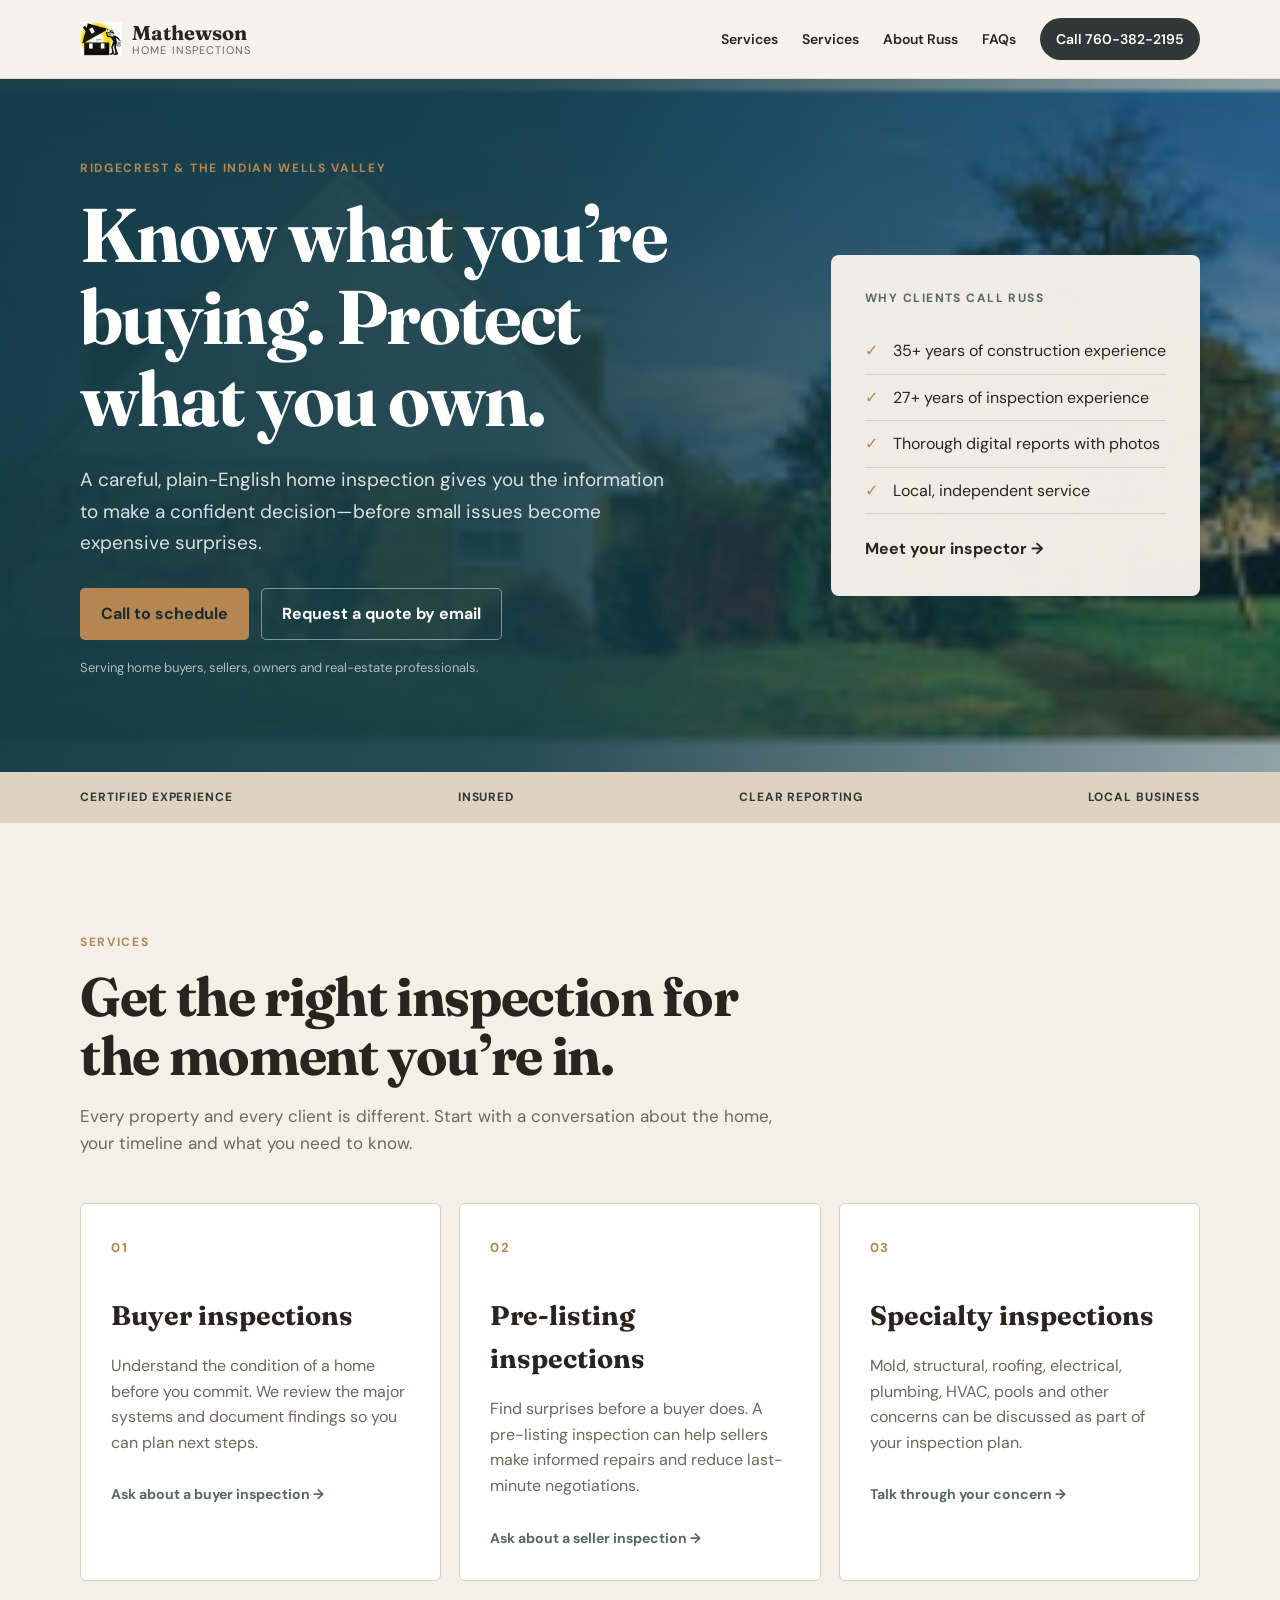
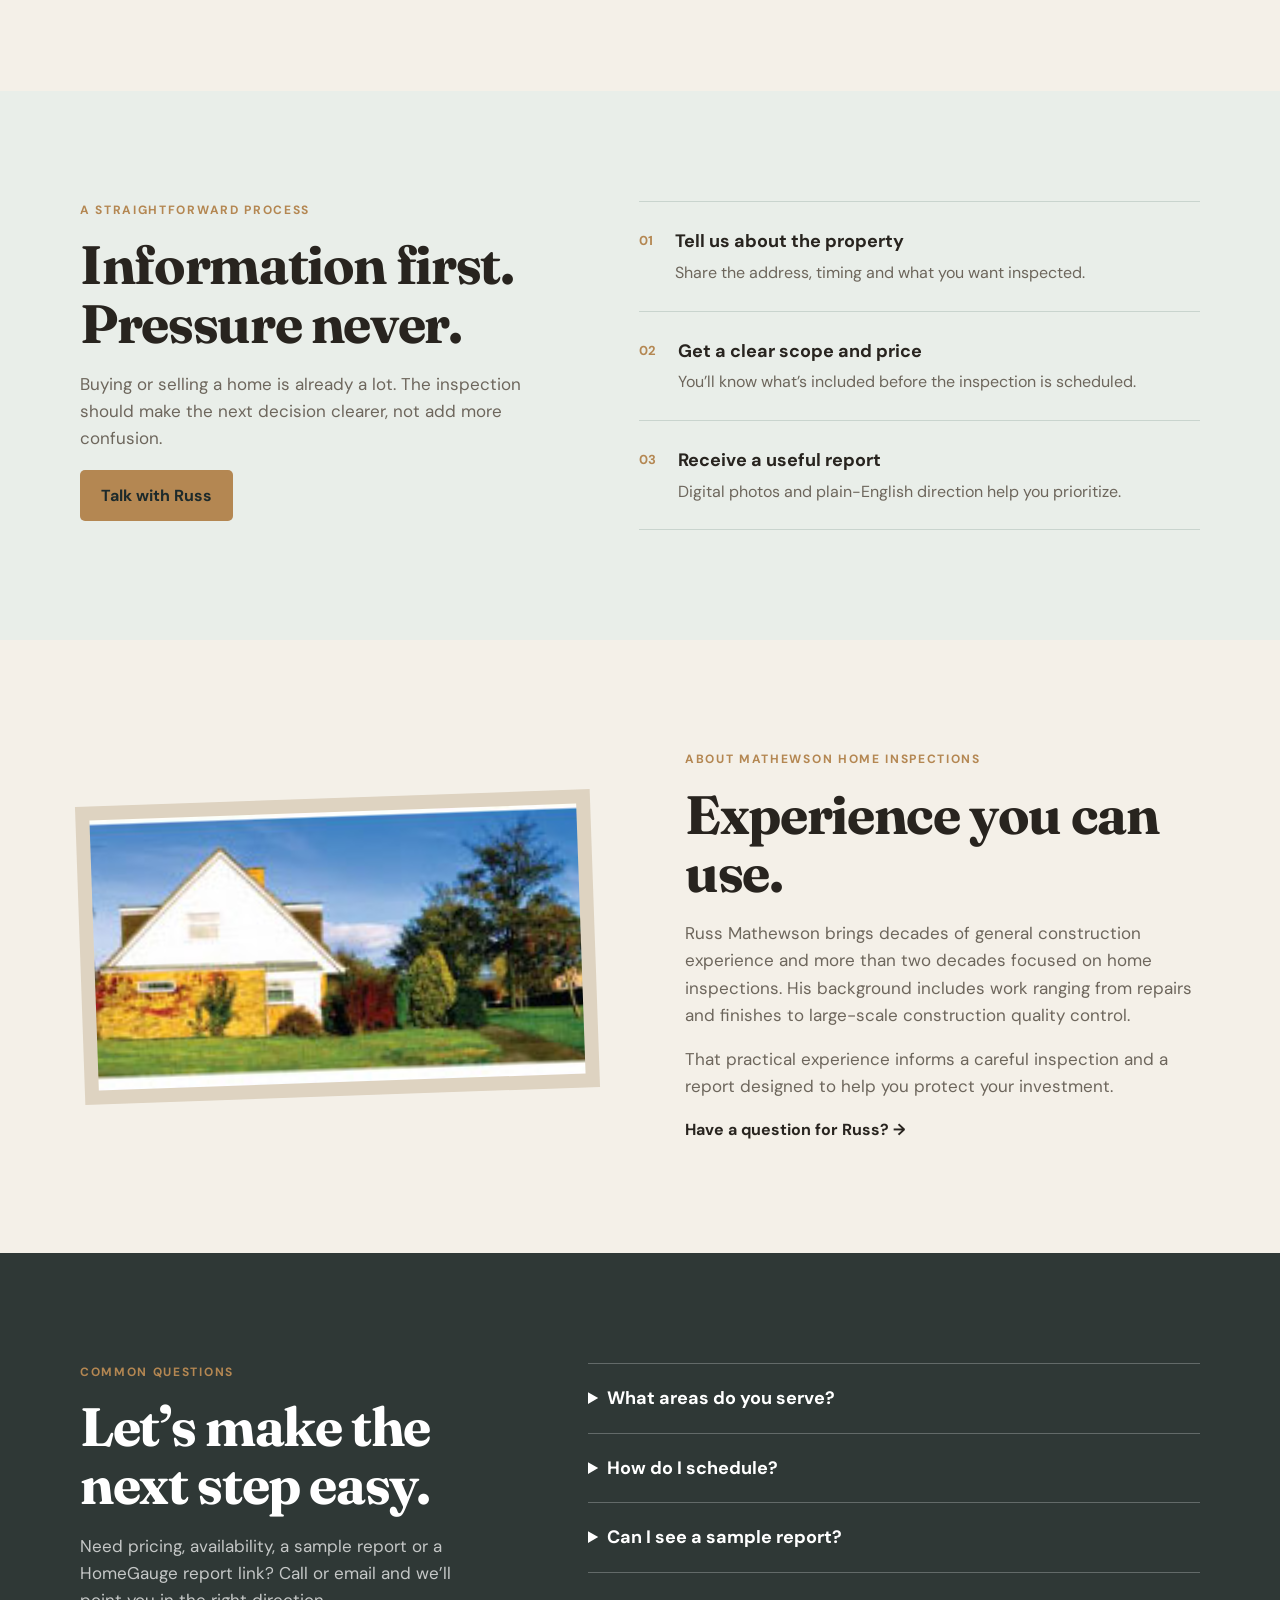
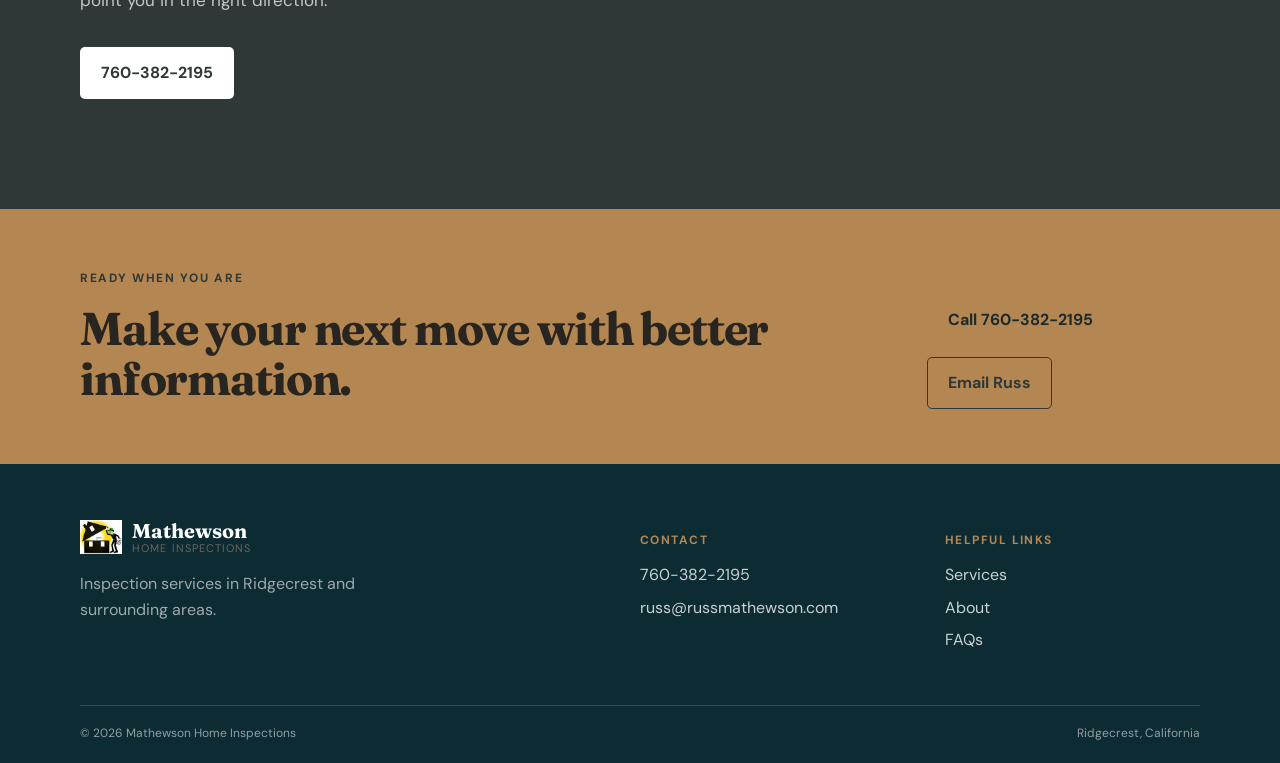
<file: index.html>
<!doctype html>
<html lang="en">
<head>
  <meta charset="utf-8">
  <meta name="viewport" content="width=device-width, initial-scale=1">
  <title>Mathewson Home Inspections | Ridgecrest, CA</title>
  <meta name="description" content="Thorough home inspections in Ridgecrest and the Indian Wells Valley. Call Russ Mathewson at 760-382-2195 to schedule an inspection or request a quote.">
  <meta name="theme-color" content="#123b46">
  <link rel="preconnect" href="https://fonts.googleapis.com">
  <link rel="preconnect" href="https://fonts.gstatic.com" crossorigin>
  <link href="https://fonts.googleapis.com/css2?family=DM+Sans:wght@400;500;600;700&family=Fraunces:opsz,wght@9..144,600;9..144,700&display=swap" rel="stylesheet">
  <link rel="stylesheet" href="styles.css">
  <script type="application/ld+json">
  {
    "@context":"https://schema.org",
    "@type":"HomeInspectionService",
    "name":"Mathewson Home Inspections",
    "url":"https://www.russmathewson.com/",
    "telephone":"+1-760-382-2195",
    "email":"russ@russmathewson.com",
    "areaServed":["Ridgecrest","Indian Wells Valley"],
    "priceRange":"$$"
  }
  </script>
</head>
<body>
  <a class="skip-link" href="#main">Skip to content</a>
  <header class="site-header">
    <div class="container nav-wrap">
      <a class="brand" href="index.html" aria-label="Mathewson Home Inspections home">
        <img src="assets/logo.gif" alt="Mathewson Home Inspections logo">
        <span><strong>Mathewson</strong><small>Home Inspections</small></span>
      </a>
      <button class="menu-toggle" aria-expanded="false" aria-controls="primary-nav">Menu</button>
      <nav id="primary-nav" class="nav" aria-label="Primary navigation">
        <a href="services.html">Services</a><a href="services.html">Services</a><a href="about.html">About Russ</a><a href="contact.html#faq">FAQs</a>
        <a class="nav-cta" href="tel:+17603822195">Call 760-382-2195</a>
      </nav>
    </div>
  </header>

  <main id="main">
    <section id="top" class="hero">
      <div class="hero-image" aria-hidden="true"></div>
      <div class="container hero-grid">
        <div class="hero-copy">
          <p class="eyebrow">Ridgecrest &amp; the Indian Wells Valley</p>
          <h1>Know what you’re buying. Protect what you own.</h1>
          <p class="lede">A careful, plain-English home inspection gives you the information to make a confident decision—before small issues become expensive surprises.</p>
          <div class="button-row"><a class="button button-primary" href="tel:+17603822195">Call to schedule</a><a class="button button-quiet" href="mailto:russ@russmathewson.com?subject=Inspection%20request">Request a quote by email</a></div>
          <p class="microcopy">Serving home buyers, sellers, owners and real-estate professionals.</p>
        </div>
        <aside class="hero-card" aria-label="Inspection highlights">
          <p class="card-label">Why clients call Russ</p>
          <ul class="check-list"><li>35+ years of construction experience</li><li>27+ years of inspection experience</li><li>Thorough digital reports with photos</li><li>Local, independent service</li></ul>
          <a class="text-link" href="about.html">Meet your inspector <span aria-hidden="true">→</span></a>
        </aside>
      </div>
    </section>

    <section class="trust-strip"><div class="container trust-items"><span>Certified experience</span><span>Insured</span><span>Clear reporting</span><span>Local business</span></div></section>

    <section id="services" class="section"><div class="container">
      <div class="section-heading"><p class="eyebrow">Services</p><h2>Get the right inspection for the moment you’re in.</h2><p>Every property and every client is different. Start with a conversation about the home, your timeline and what you need to know.</p></div>
      <div class="service-grid">
        <article class="service-card"><span class="number">01</span><h3>Buyer inspections</h3><p>Understand the condition of a home before you commit. We review the major systems and document findings so you can plan next steps.</p><a href="buying.html">Ask about a buyer inspection →</a></article>
        <article class="service-card"><span class="number">02</span><h3>Pre-listing inspections</h3><p>Find surprises before a buyer does. A pre-listing inspection can help sellers make informed repairs and reduce last-minute negotiations.</p><a href="selling.html">Ask about a seller inspection →</a></article>
        <article class="service-card"><span class="number">03</span><h3>Specialty inspections</h3><p>Mold, structural, roofing, electrical, plumbing, HVAC, pools and other concerns can be discussed as part of your inspection plan.</p><a href="services.html#specialty">Talk through your concern →</a></article>
      </div>
    </div></section>

    <section id="process" class="section section-tint"><div class="container split"><div><p class="eyebrow">A straightforward process</p><h2>Information first. Pressure never.</h2><p>Buying or selling a home is already a lot. The inspection should make the next decision clearer, not add more confusion.</p><a class="button button-primary" href="tel:+17603822195">Talk with Russ</a></div><ol class="steps"><li><b>01</b><div><h3>Tell us about the property</h3><p>Share the address, timing and what you want inspected.</p></div></li><li><b>02</b><div><h3>Get a clear scope and price</h3><p>You’ll know what’s included before the inspection is scheduled.</p></div></li><li><b>03</b><div><h3>Receive a useful report</h3><p>Digital photos and plain-English direction help you prioritize.</p></div></li></ol></div></section>

    <section id="about" class="section"><div class="container about-grid"><div class="about-photo"><img src="assets/header.jpg" alt="Homes in the Ridgecrest area"></div><div><p class="eyebrow">About Mathewson Home Inspections</p><h2>Experience you can use.</h2><p>Russ Mathewson brings decades of general construction experience and more than two decades focused on home inspections. His background includes work ranging from repairs and finishes to large-scale construction quality control.</p><p>That practical experience informs a careful inspection and a report designed to help you protect your investment.</p><a class="text-link" href="about.html">Have a question for Russ? <span aria-hidden="true">→</span></a></div></div></section>

    <section id="faq" class="section section-dark"><div class="container faq-grid"><div><p class="eyebrow">Common questions</p><h2>Let’s make the next step easy.</h2><p>Need pricing, availability, a sample report or a HomeGauge report link? Call or email and we’ll point you in the right direction.</p><a class="button button-light" href="tel:+17603822195">760-382-2195</a></div><div class="faq-list"><details><summary>What areas do you serve?</summary><p>Mathewson Home Inspections serves Ridgecrest and surrounding communities in the Indian Wells Valley. Confirm your property location when you call.</p></details><details><summary>How do I schedule?</summary><p>Call 760-382-2195 or email russ@russmathewson.com with the property address and your preferred timing.</p></details><details><summary>Can I see a sample report?</summary><p>Yes. Ask for a sample report when you contact us so you can see how findings are organized.</p></details></div></div></section>

    <section class="final-cta"><div class="container final-cta-inner"><div><p class="eyebrow">Ready when you are</p><h2>Make your next move with better information.</h2></div><div class="button-row"><a class="button button-primary" href="tel:+17603822195">Call 760-382-2195</a><a class="button button-outline" href="mailto:russ@russmathewson.com">Email Russ</a></div></div></section>
  </main>
  <footer class="site-footer"><div class="container footer-grid"><div><a class="brand brand-footer" href="index.html"><img src="assets/logo.gif" alt=""><span><strong>Mathewson</strong><small>Home Inspections</small></span></a><p>Inspection services in Ridgecrest and surrounding areas.</p></div><div><p class="footer-label">Contact</p><a href="tel:+17603822195">760-382-2195</a><a href="mailto:russ@russmathewson.com">russ@russmathewson.com</a></div><div><p class="footer-label">Helpful links</p><a href="services.html">Services</a><a href="about.html">About</a><a href="contact.html#faq">FAQs</a></div></div><div class="container footer-bottom"><span>© <span id="year"></span> Mathewson Home Inspections</span><span>Ridgecrest, California</span></div></footer>
  <script src="script.js"></script>
</body>
</html>
</file>
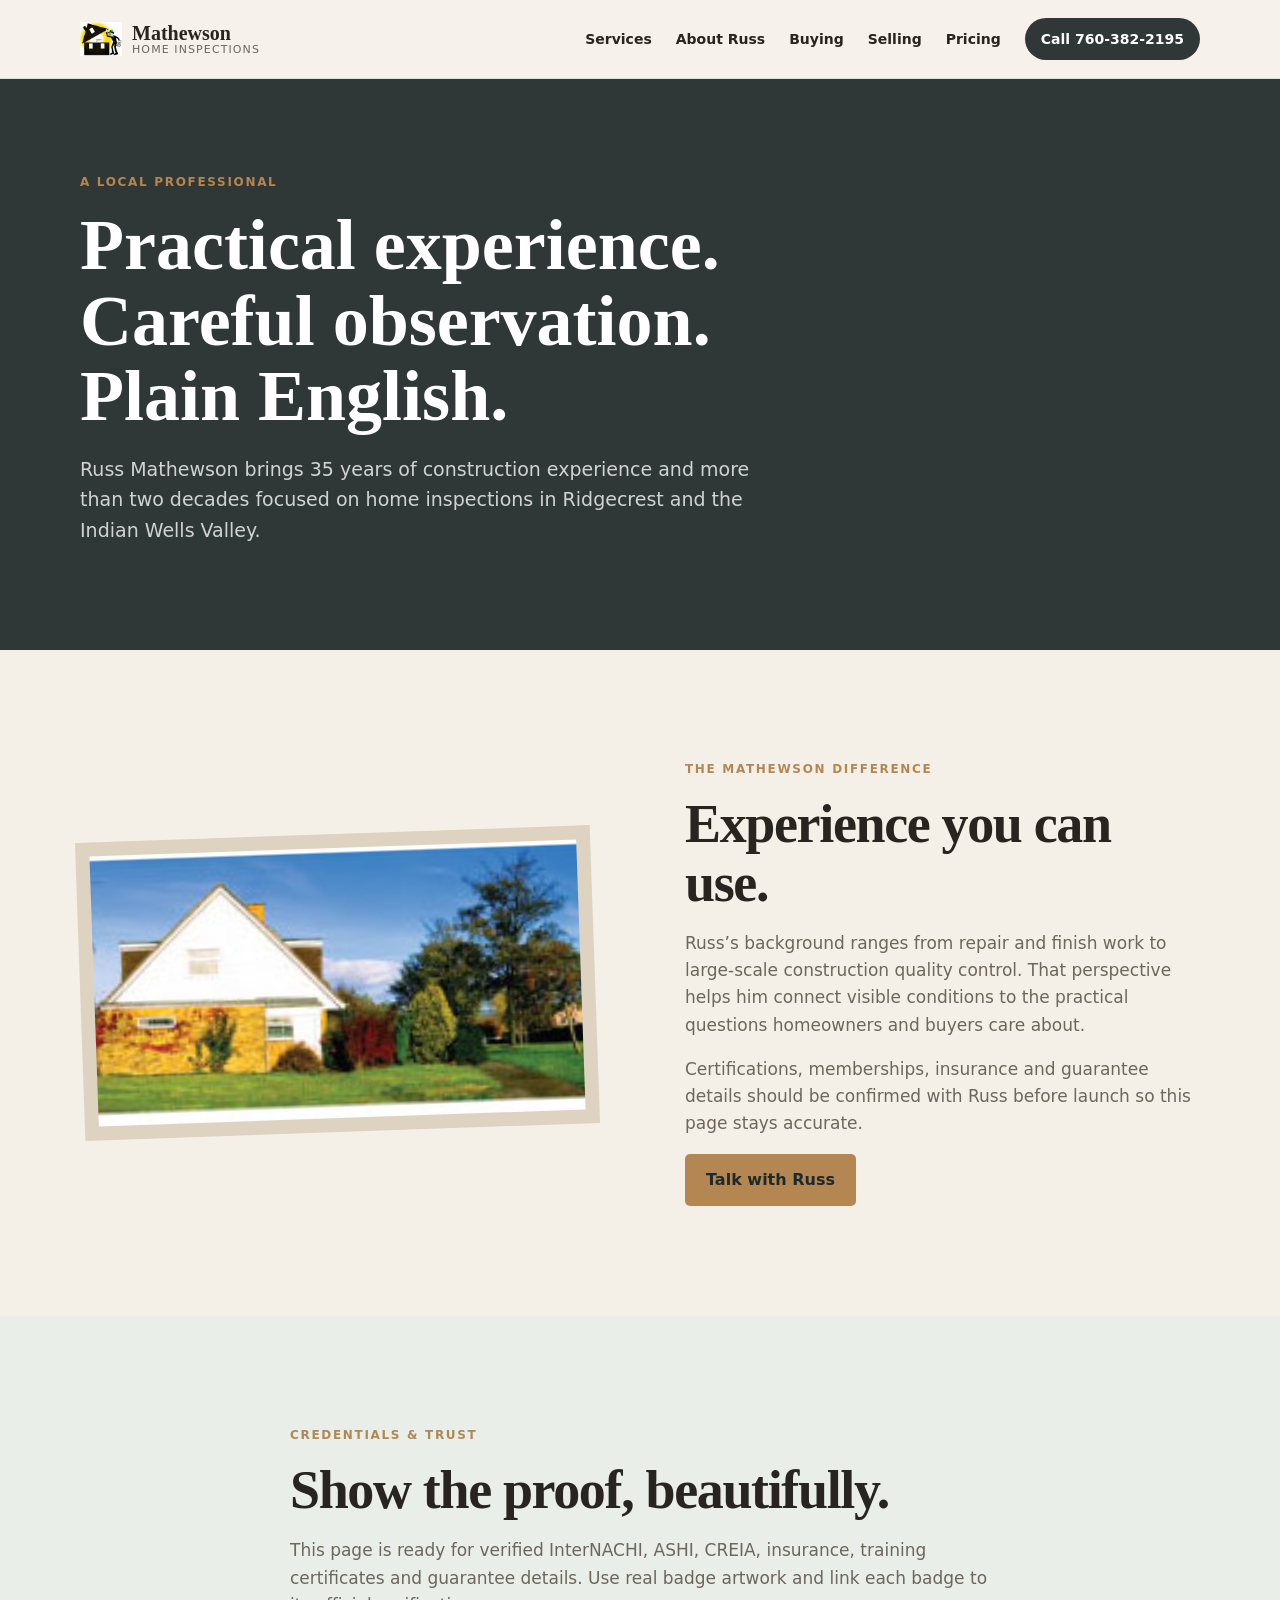
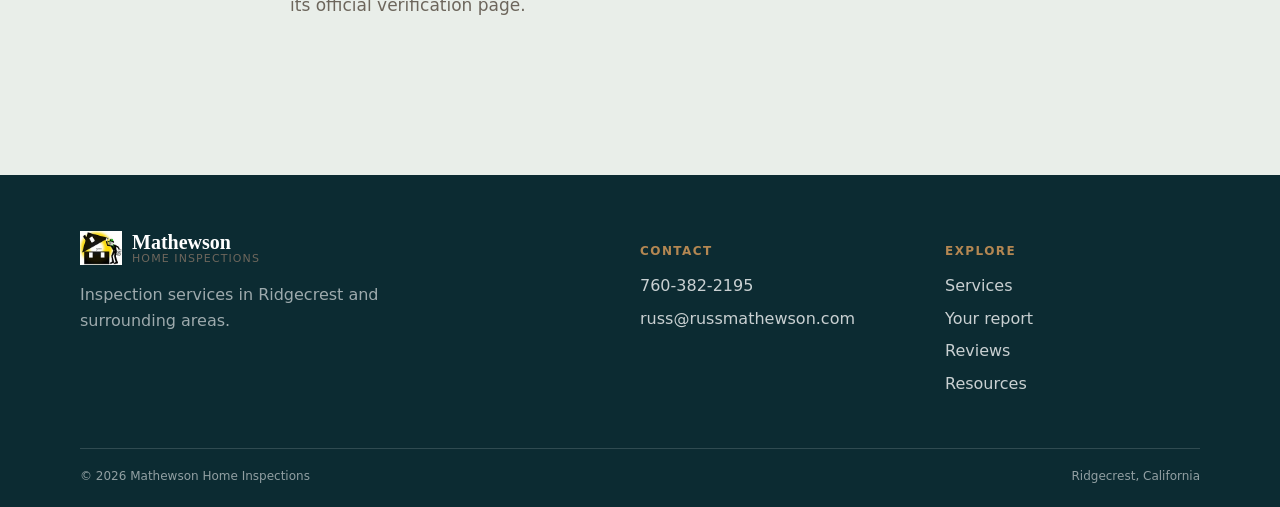
<file: about.html>
<!doctype html><html lang="en"><head><meta charset="utf-8"><meta name="viewport" content="width=device-width, initial-scale=1"><title>About Russ | Mathewson Home Inspections</title><meta name="description" content="Russ Mathewson brings 35 years of construction experience and more than two decades focused on home inspections in Ridgecrest and the Indian Wells Valley."><link rel="stylesheet" href="styles.css"></head><body><a class="skip-link" href="#main">Skip to content</a><header class="site-header"><div class="container nav-wrap"><a class="brand" href="index.html"><img src="assets/logo.gif" alt="Mathewson Home Inspections logo"><span><strong>Mathewson</strong><small>Home Inspections</small></span></a><button class="menu-toggle" aria-expanded="false" aria-controls="primary-nav">Menu</button><nav id="primary-nav" class="nav" aria-label="Primary navigation"><a href="services.html">Services</a><a href="about.html">About Russ</a><a href="buying.html">Buying</a><a href="selling.html">Selling</a><a href="pricing.html">Pricing</a><a class="nav-cta" href="contact.html">Call 760-382-2195</a></nav></div></header><main id="main"><section class="page-hero"><div class="container"><p class="eyebrow">A local professional</p><h1>Practical experience. Careful observation. Plain English.</h1><p>Russ Mathewson brings 35 years of construction experience and more than two decades focused on home inspections in Ridgecrest and the Indian Wells Valley.</p></div></section><section class="section"><div class="container about-grid"><div class="about-photo"><img src="assets/header.jpg" alt="Homes in the Ridgecrest area"></div><div><p class="eyebrow">The Mathewson difference</p><h2>Experience you can use.</h2><p>Russ’s background ranges from repair and finish work to large-scale construction quality control. That perspective helps him connect visible conditions to the practical questions homeowners and buyers care about.</p><p>Certifications, memberships, insurance and guarantee details should be confirmed with Russ before launch so this page stays accurate.</p><a class="button button-primary" href="contact.html">Talk with Russ</a></div></div></section><section class="section section-tint"><div class="container section-heading"><p class="eyebrow">Credentials &amp; trust</p><h2>Show the proof, beautifully.</h2><p>This page is ready for verified InterNACHI, ASHI, CREIA, insurance, training certificates and guarantee details. Use real badge artwork and link each badge to its official verification page.</p></div></section></main><footer class="site-footer"><div class="container footer-grid"><div><a class="brand brand-footer" href="index.html"><img src="assets/logo.gif" alt=""><span><strong>Mathewson</strong><small>Home Inspections</small></span></a><p>Inspection services in Ridgecrest and surrounding areas.</p></div><div><p class="footer-label">Contact</p><a href="tel:+17603822195">760-382-2195</a><a href="mailto:russ@russmathewson.com">russ@russmathewson.com</a></div><div><p class="footer-label">Explore</p><a href="services.html">Services</a><a href="reports.html">Your report</a><a href="reviews.html">Reviews</a><a href="resources.html">Resources</a></div></div><div class="container footer-bottom"><span>© <span id="year"></span> Mathewson Home Inspections</span><span>Ridgecrest, California</span></div></footer><script src="script.js"></script></body></html>
</file>
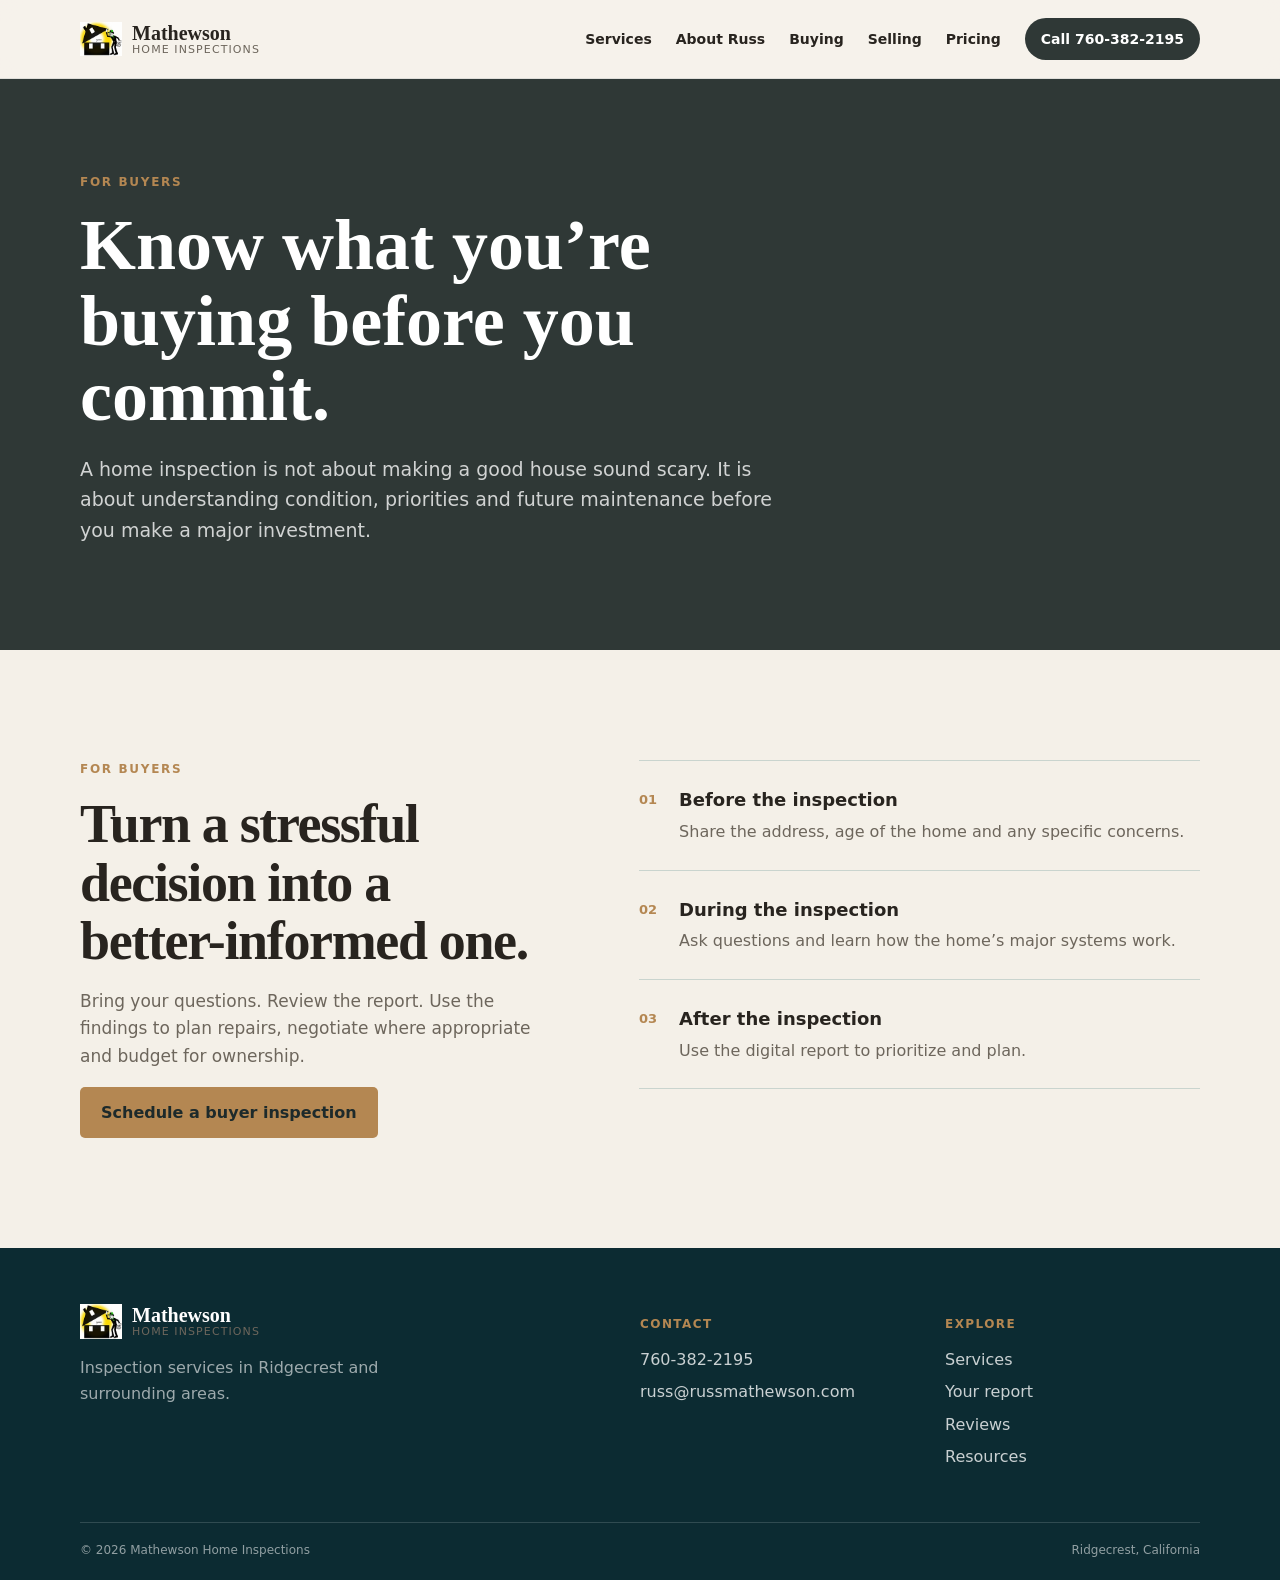
<file: buying.html>
<!doctype html><html lang="en"><head><meta charset="utf-8"><meta name="viewport" content="width=device-width, initial-scale=1"><title>Buying a Home | Mathewson Home Inspections</title><meta name="description" content="A home inspection is not about making a good house sound scary. It is about understanding condition, priorities and future maintenance before you make a major investment."><link rel="stylesheet" href="styles.css"></head><body><a class="skip-link" href="#main">Skip to content</a><header class="site-header"><div class="container nav-wrap"><a class="brand" href="index.html"><img src="assets/logo.gif" alt="Mathewson Home Inspections logo"><span><strong>Mathewson</strong><small>Home Inspections</small></span></a><button class="menu-toggle" aria-expanded="false" aria-controls="primary-nav">Menu</button><nav id="primary-nav" class="nav" aria-label="Primary navigation"><a href="services.html">Services</a><a href="about.html">About Russ</a><a href="buying.html">Buying</a><a href="selling.html">Selling</a><a href="pricing.html">Pricing</a><a class="nav-cta" href="contact.html">Call 760-382-2195</a></nav></div></header><main id="main"><section class="page-hero"><div class="container"><p class="eyebrow">For buyers</p><h1>Know what you’re buying before you commit.</h1><p>A home inspection is not about making a good house sound scary. It is about understanding condition, priorities and future maintenance before you make a major investment.</p></div></section><section class="section"><div class="container split"><div><p class="eyebrow">For buyers</p><h2>Turn a stressful decision into a better-informed one.</h2><p>Bring your questions. Review the report. Use the findings to plan repairs, negotiate where appropriate and budget for ownership.</p><a class="button button-primary" href="contact.html">Schedule a buyer inspection</a></div><ol class="steps"><li><b>01</b><div><h3>Before the inspection</h3><p>Share the address, age of the home and any specific concerns.</p></div></li><li><b>02</b><div><h3>During the inspection</h3><p>Ask questions and learn how the home’s major systems work.</p></div></li><li><b>03</b><div><h3>After the inspection</h3><p>Use the digital report to prioritize and plan.</p></div></li></ol></div></section></main><footer class="site-footer"><div class="container footer-grid"><div><a class="brand brand-footer" href="index.html"><img src="assets/logo.gif" alt=""><span><strong>Mathewson</strong><small>Home Inspections</small></span></a><p>Inspection services in Ridgecrest and surrounding areas.</p></div><div><p class="footer-label">Contact</p><a href="tel:+17603822195">760-382-2195</a><a href="mailto:russ@russmathewson.com">russ@russmathewson.com</a></div><div><p class="footer-label">Explore</p><a href="services.html">Services</a><a href="reports.html">Your report</a><a href="reviews.html">Reviews</a><a href="resources.html">Resources</a></div></div><div class="container footer-bottom"><span>© <span id="year"></span> Mathewson Home Inspections</span><span>Ridgecrest, California</span></div></footer><script src="script.js"></script></body></html>
</file>
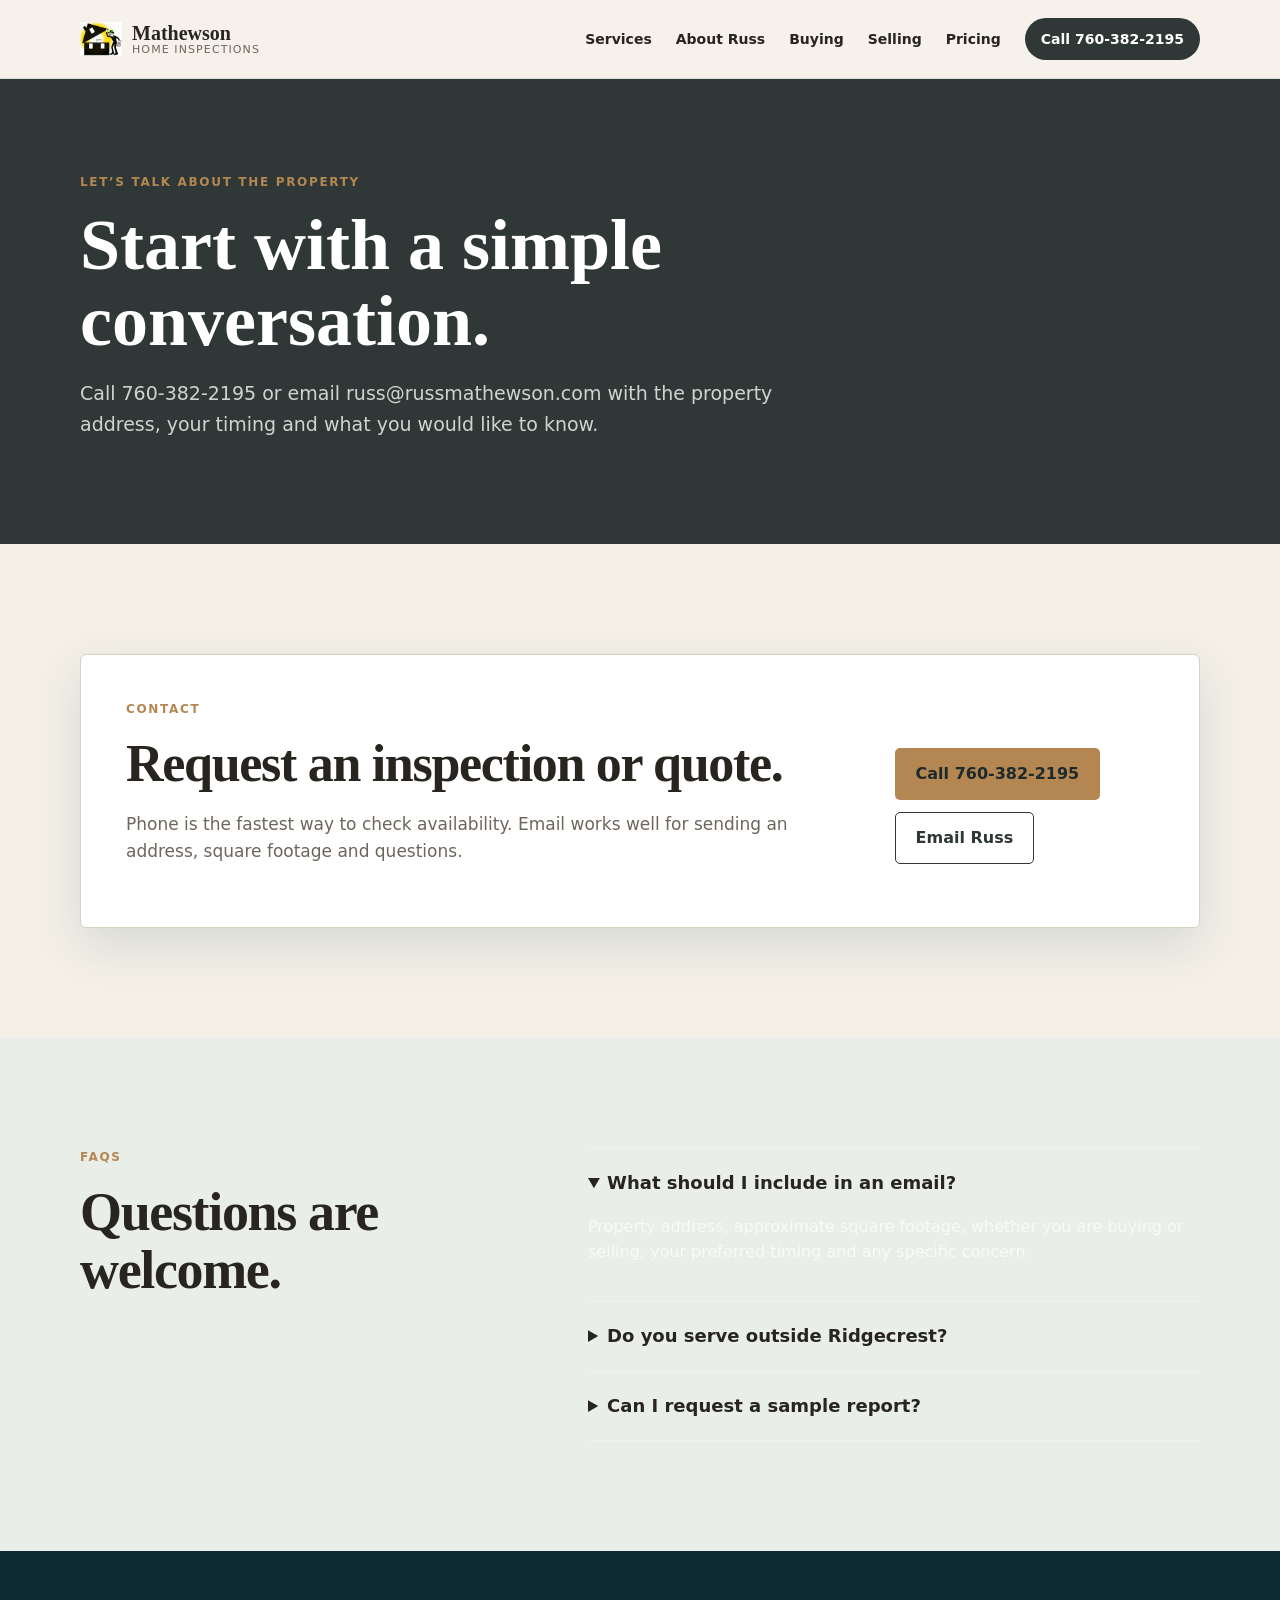
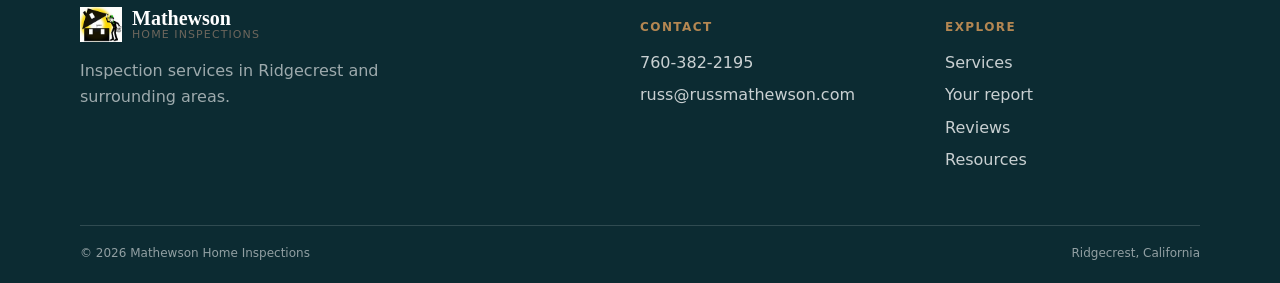
<file: contact.html>
<!doctype html><html lang="en"><head><meta charset="utf-8"><meta name="viewport" content="width=device-width, initial-scale=1"><title>Contact | Mathewson Home Inspections</title><meta name="description" content="Call 760-382-2195 or email russ@russmathewson.com with the property address, your timing and what you would like to know."><link rel="stylesheet" href="styles.css"></head><body><a class="skip-link" href="#main">Skip to content</a><header class="site-header"><div class="container nav-wrap"><a class="brand" href="index.html"><img src="assets/logo.gif" alt="Mathewson Home Inspections logo"><span><strong>Mathewson</strong><small>Home Inspections</small></span></a><button class="menu-toggle" aria-expanded="false" aria-controls="primary-nav">Menu</button><nav id="primary-nav" class="nav" aria-label="Primary navigation"><a href="services.html">Services</a><a href="about.html">About Russ</a><a href="buying.html">Buying</a><a href="selling.html">Selling</a><a href="pricing.html">Pricing</a><a class="nav-cta" href="contact.html">Call 760-382-2195</a></nav></div></header><main id="main"><section class="page-hero"><div class="container"><p class="eyebrow">Let’s talk about the property</p><h1>Start with a simple conversation.</h1><p>Call 760-382-2195 or email russ@russmathewson.com with the property address, your timing and what you would like to know.</p></div></section><section class="section"><div class="container contact-card"><div><p class="eyebrow">Contact</p><h2>Request an inspection or quote.</h2><p>Phone is the fastest way to check availability. Email works well for sending an address, square footage and questions.</p></div><div class="button-row"><a class="button button-primary" href="tel:+17603822195">Call 760-382-2195</a><a class="button button-outline" href="mailto:russ@russmathewson.com?subject=Inspection%20request">Email Russ</a></div></div></section><section id="faq" class="section section-tint"><div class="container faq-grid"><div><p class="eyebrow">FAQs</p><h2>Questions are welcome.</h2></div><div class="faq-list"><details open><summary>What should I include in an email?</summary><p>Property address, approximate square footage, whether you are buying or selling, your preferred timing and any specific concern.</p></details><details><summary>Do you serve outside Ridgecrest?</summary><p>Mathewson serves Ridgecrest and surrounding Indian Wells Valley communities. Confirm travel and any surcharge when scheduling.</p></details><details><summary>Can I request a sample report?</summary><p>Yes—ask for one when you contact us.</p></details></div></div></section></main><footer class="site-footer"><div class="container footer-grid"><div><a class="brand brand-footer" href="index.html"><img src="assets/logo.gif" alt=""><span><strong>Mathewson</strong><small>Home Inspections</small></span></a><p>Inspection services in Ridgecrest and surrounding areas.</p></div><div><p class="footer-label">Contact</p><a href="tel:+17603822195">760-382-2195</a><a href="mailto:russ@russmathewson.com">russ@russmathewson.com</a></div><div><p class="footer-label">Explore</p><a href="services.html">Services</a><a href="reports.html">Your report</a><a href="reviews.html">Reviews</a><a href="resources.html">Resources</a></div></div><div class="container footer-bottom"><span>© <span id="year"></span> Mathewson Home Inspections</span><span>Ridgecrest, California</span></div></footer><script src="script.js"></script></body></html>
</file>
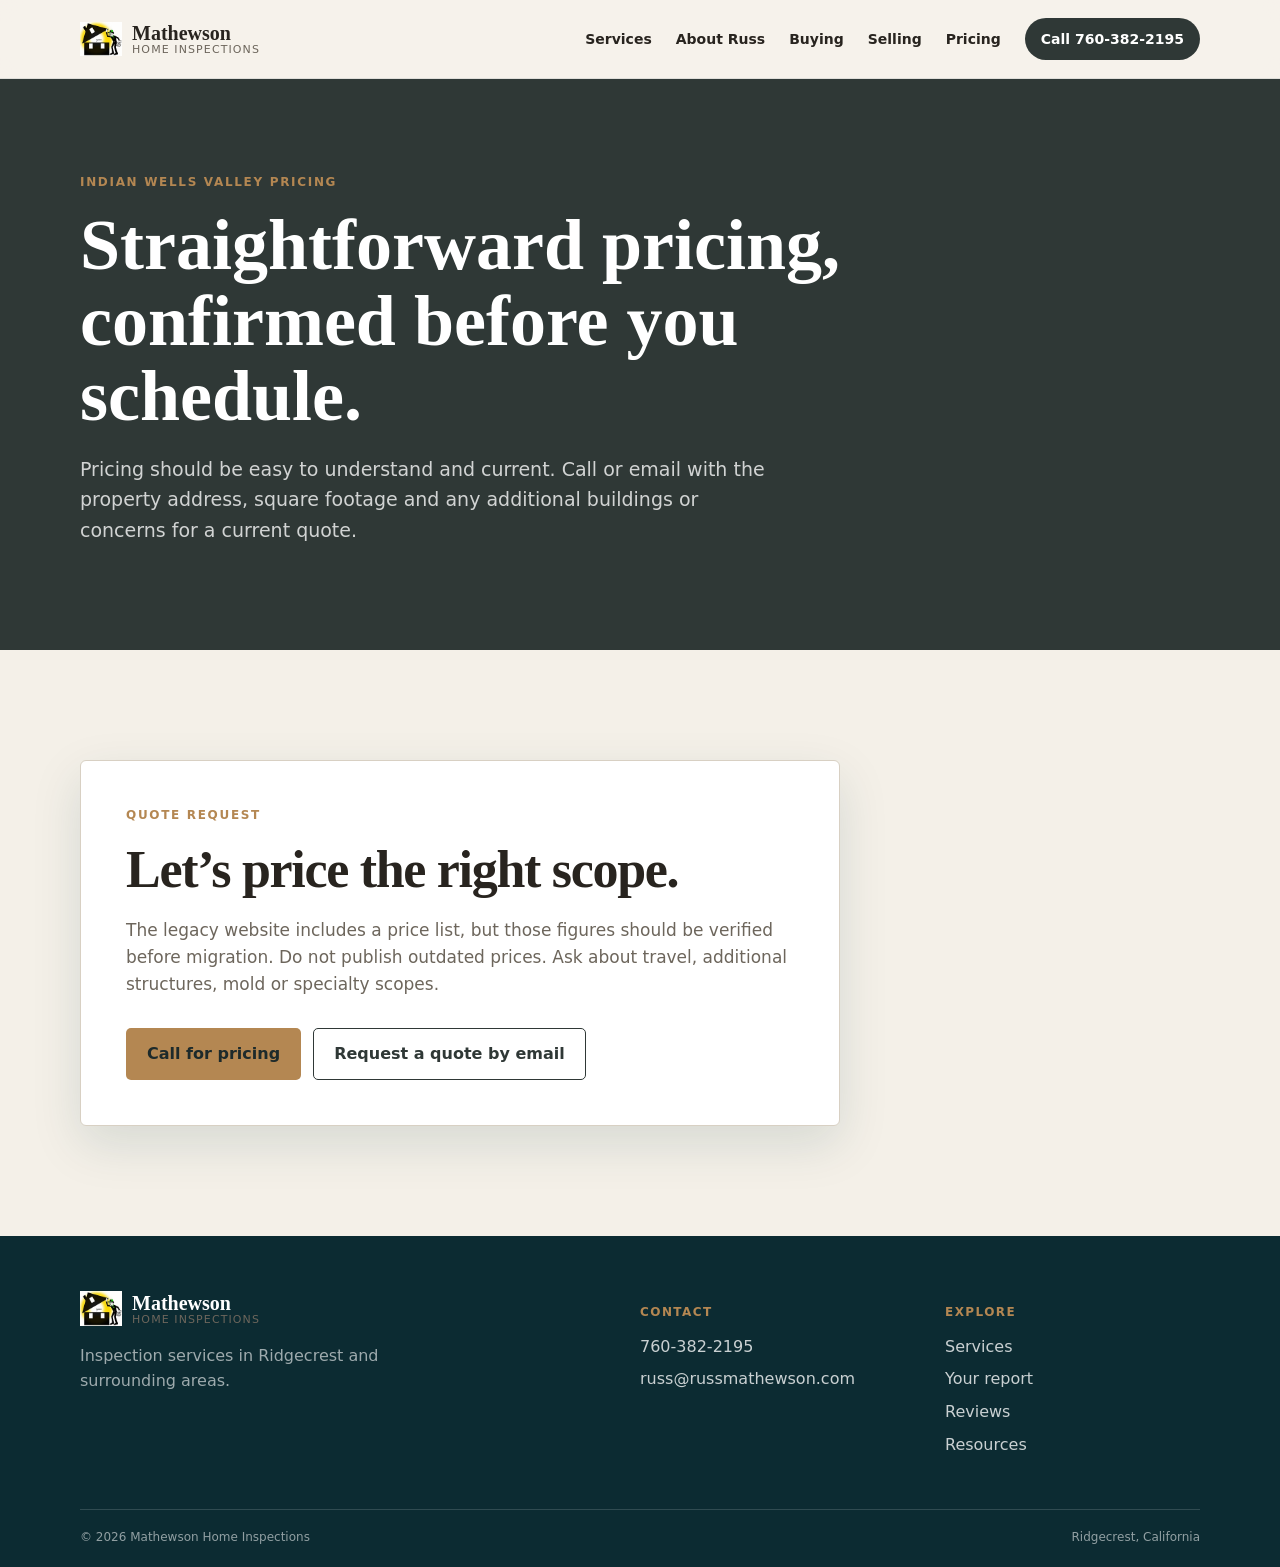
<file: pricing.html>
<!doctype html><html lang="en"><head><meta charset="utf-8"><meta name="viewport" content="width=device-width, initial-scale=1"><title>Pricing | Mathewson Home Inspections</title><meta name="description" content="Pricing should be easy to understand and current. Call or email with the property address, square footage and any additional buildings or concerns for a current quote."><link rel="stylesheet" href="styles.css"></head><body><a class="skip-link" href="#main">Skip to content</a><header class="site-header"><div class="container nav-wrap"><a class="brand" href="index.html"><img src="assets/logo.gif" alt="Mathewson Home Inspections logo"><span><strong>Mathewson</strong><small>Home Inspections</small></span></a><button class="menu-toggle" aria-expanded="false" aria-controls="primary-nav">Menu</button><nav id="primary-nav" class="nav" aria-label="Primary navigation"><a href="services.html">Services</a><a href="about.html">About Russ</a><a href="buying.html">Buying</a><a href="selling.html">Selling</a><a href="pricing.html">Pricing</a><a class="nav-cta" href="contact.html">Call 760-382-2195</a></nav></div></header><main id="main"><section class="page-hero"><div class="container"><p class="eyebrow">Indian Wells Valley pricing</p><h1>Straightforward pricing, confirmed before you schedule.</h1><p>Pricing should be easy to understand and current. Call or email with the property address, square footage and any additional buildings or concerns for a current quote.</p></div></section><section class="section"><div class="container"><div class="price-note"><p class="eyebrow">Quote request</p><h2>Let’s price the right scope.</h2><p>The legacy website includes a price list, but those figures should be verified before migration. Do not publish outdated prices. Ask about travel, additional structures, mold or specialty scopes.</p><div class="button-row"><a class="button button-primary" href="tel:+17603822195">Call for pricing</a><a class="button button-outline" href="mailto:russ@russmathewson.com?subject=Inspection%20quote%20request">Request a quote by email</a></div></div></div></section></main><footer class="site-footer"><div class="container footer-grid"><div><a class="brand brand-footer" href="index.html"><img src="assets/logo.gif" alt=""><span><strong>Mathewson</strong><small>Home Inspections</small></span></a><p>Inspection services in Ridgecrest and surrounding areas.</p></div><div><p class="footer-label">Contact</p><a href="tel:+17603822195">760-382-2195</a><a href="mailto:russ@russmathewson.com">russ@russmathewson.com</a></div><div><p class="footer-label">Explore</p><a href="services.html">Services</a><a href="reports.html">Your report</a><a href="reviews.html">Reviews</a><a href="resources.html">Resources</a></div></div><div class="container footer-bottom"><span>© <span id="year"></span> Mathewson Home Inspections</span><span>Ridgecrest, California</span></div></footer><script src="script.js"></script></body></html>
</file>
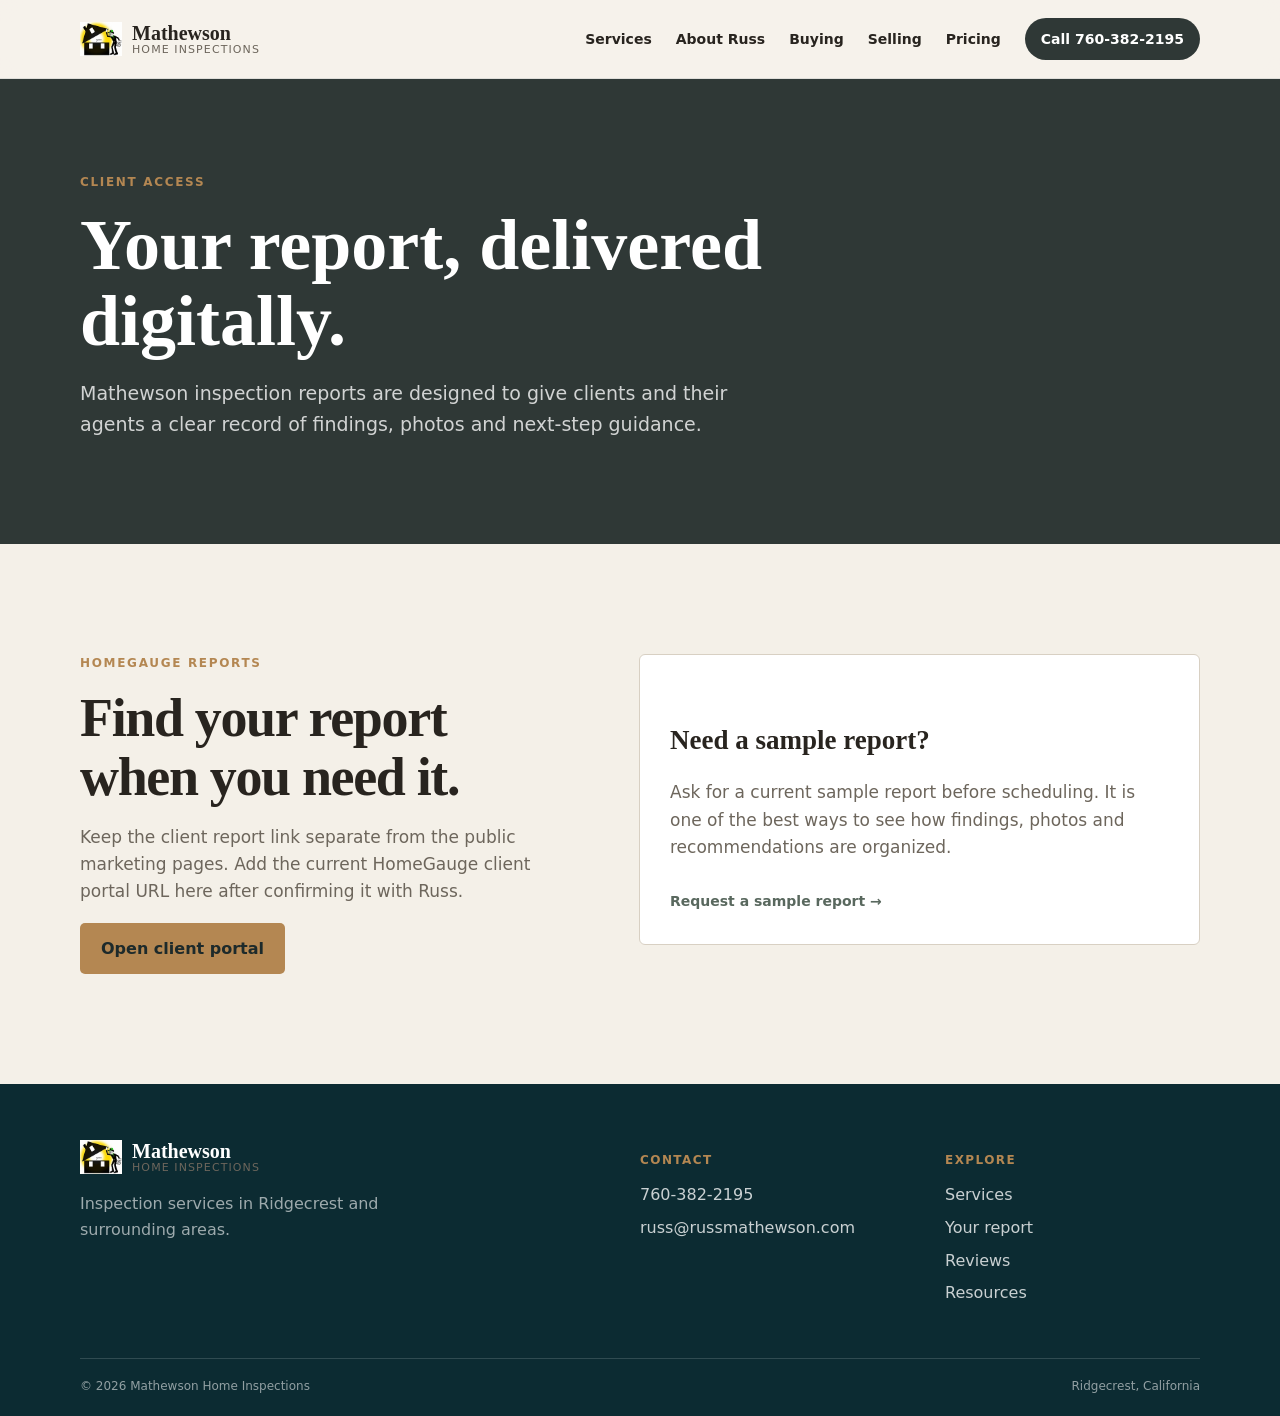
<file: reports.html>
<!doctype html><html lang="en"><head><meta charset="utf-8"><meta name="viewport" content="width=device-width, initial-scale=1"><title>Your Report | Mathewson Home Inspections</title><meta name="description" content="Mathewson inspection reports are designed to give clients and their agents a clear record of findings, photos and next-step guidance."><link rel="stylesheet" href="styles.css"></head><body><a class="skip-link" href="#main">Skip to content</a><header class="site-header"><div class="container nav-wrap"><a class="brand" href="index.html"><img src="assets/logo.gif" alt="Mathewson Home Inspections logo"><span><strong>Mathewson</strong><small>Home Inspections</small></span></a><button class="menu-toggle" aria-expanded="false" aria-controls="primary-nav">Menu</button><nav id="primary-nav" class="nav" aria-label="Primary navigation"><a href="services.html">Services</a><a href="about.html">About Russ</a><a href="buying.html">Buying</a><a href="selling.html">Selling</a><a href="pricing.html">Pricing</a><a class="nav-cta" href="contact.html">Call 760-382-2195</a></nav></div></header><main id="main"><section class="page-hero"><div class="container"><p class="eyebrow">Client access</p><h1>Your report, delivered digitally.</h1><p>Mathewson inspection reports are designed to give clients and their agents a clear record of findings, photos and next-step guidance.</p></div></section><section class="section"><div class="container split"><div><p class="eyebrow">HomeGauge reports</p><h2>Find your report when you need it.</h2><p>Keep the client report link separate from the public marketing pages. Add the current HomeGauge client portal URL here after confirming it with Russ.</p><a class="button button-primary" href="https://account.homegauge.com/" target="_blank" rel="noopener">Open client portal</a></div><div class="service-card"><h3>Need a sample report?</h3><p>Ask for a current sample report before scheduling. It is one of the best ways to see how findings, photos and recommendations are organized.</p><a href="contact.html">Request a sample report →</a></div></div></section></main><footer class="site-footer"><div class="container footer-grid"><div><a class="brand brand-footer" href="index.html"><img src="assets/logo.gif" alt=""><span><strong>Mathewson</strong><small>Home Inspections</small></span></a><p>Inspection services in Ridgecrest and surrounding areas.</p></div><div><p class="footer-label">Contact</p><a href="tel:+17603822195">760-382-2195</a><a href="mailto:russ@russmathewson.com">russ@russmathewson.com</a></div><div><p class="footer-label">Explore</p><a href="services.html">Services</a><a href="reports.html">Your report</a><a href="reviews.html">Reviews</a><a href="resources.html">Resources</a></div></div><div class="container footer-bottom"><span>© <span id="year"></span> Mathewson Home Inspections</span><span>Ridgecrest, California</span></div></footer><script src="script.js"></script></body></html>
</file>
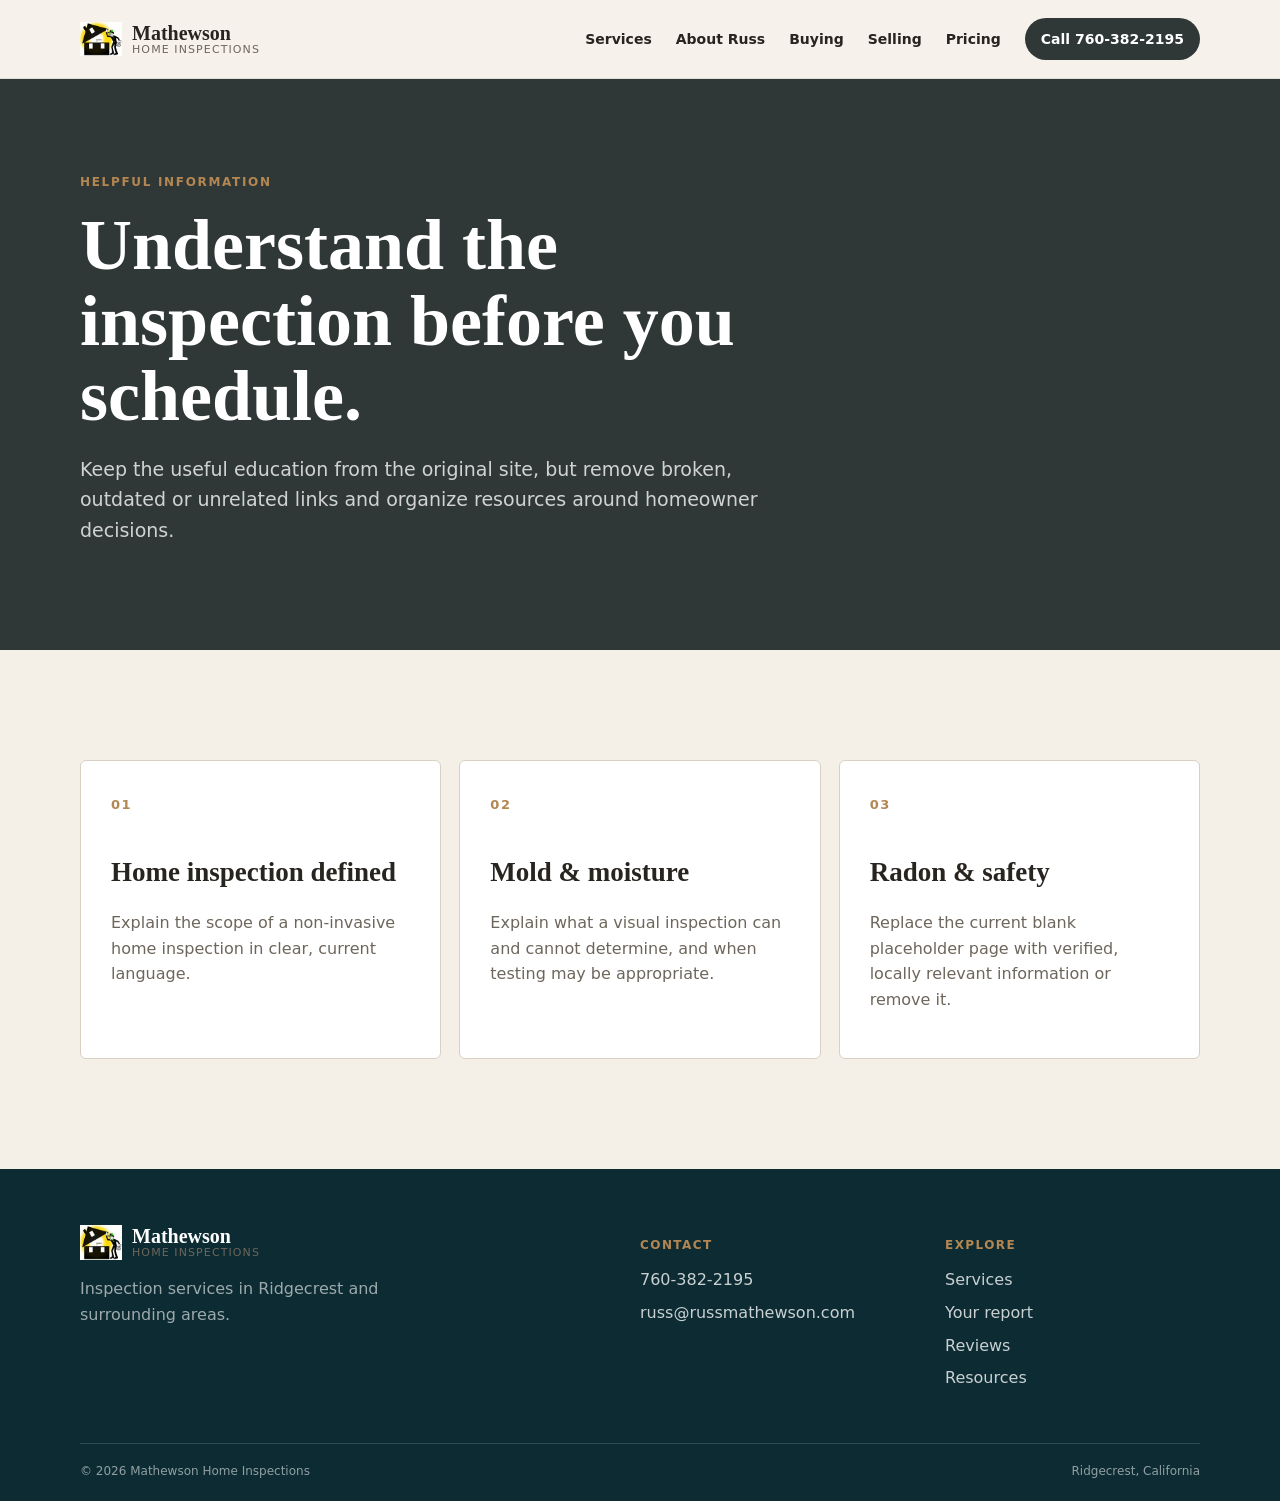
<file: resources.html>
<!doctype html><html lang="en"><head><meta charset="utf-8"><meta name="viewport" content="width=device-width, initial-scale=1"><title>Resources | Mathewson Home Inspections</title><meta name="description" content="Keep the useful education from the original site, but remove broken, outdated or unrelated links and organize resources around homeowner decisions."><link rel="stylesheet" href="styles.css"></head><body><a class="skip-link" href="#main">Skip to content</a><header class="site-header"><div class="container nav-wrap"><a class="brand" href="index.html"><img src="assets/logo.gif" alt="Mathewson Home Inspections logo"><span><strong>Mathewson</strong><small>Home Inspections</small></span></a><button class="menu-toggle" aria-expanded="false" aria-controls="primary-nav">Menu</button><nav id="primary-nav" class="nav" aria-label="Primary navigation"><a href="services.html">Services</a><a href="about.html">About Russ</a><a href="buying.html">Buying</a><a href="selling.html">Selling</a><a href="pricing.html">Pricing</a><a class="nav-cta" href="contact.html">Call 760-382-2195</a></nav></div></header><main id="main"><section class="page-hero"><div class="container"><p class="eyebrow">Helpful information</p><h1>Understand the inspection before you schedule.</h1><p>Keep the useful education from the original site, but remove broken, outdated or unrelated links and organize resources around homeowner decisions.</p></div></section><section class="section"><div class="container service-grid"><article class="service-card"><span class="number">01</span><h3>Home inspection defined</h3><p>Explain the scope of a non-invasive home inspection in clear, current language.</p></article><article class="service-card"><span class="number">02</span><h3>Mold &amp; moisture</h3><p>Explain what a visual inspection can and cannot determine, and when testing may be appropriate.</p></article><article class="service-card"><span class="number">03</span><h3>Radon &amp; safety</h3><p>Replace the current blank placeholder page with verified, locally relevant information or remove it.</p></article></div></section></main><footer class="site-footer"><div class="container footer-grid"><div><a class="brand brand-footer" href="index.html"><img src="assets/logo.gif" alt=""><span><strong>Mathewson</strong><small>Home Inspections</small></span></a><p>Inspection services in Ridgecrest and surrounding areas.</p></div><div><p class="footer-label">Contact</p><a href="tel:+17603822195">760-382-2195</a><a href="mailto:russ@russmathewson.com">russ@russmathewson.com</a></div><div><p class="footer-label">Explore</p><a href="services.html">Services</a><a href="reports.html">Your report</a><a href="reviews.html">Reviews</a><a href="resources.html">Resources</a></div></div><div class="container footer-bottom"><span>© <span id="year"></span> Mathewson Home Inspections</span><span>Ridgecrest, California</span></div></footer><script src="script.js"></script></body></html>
</file>
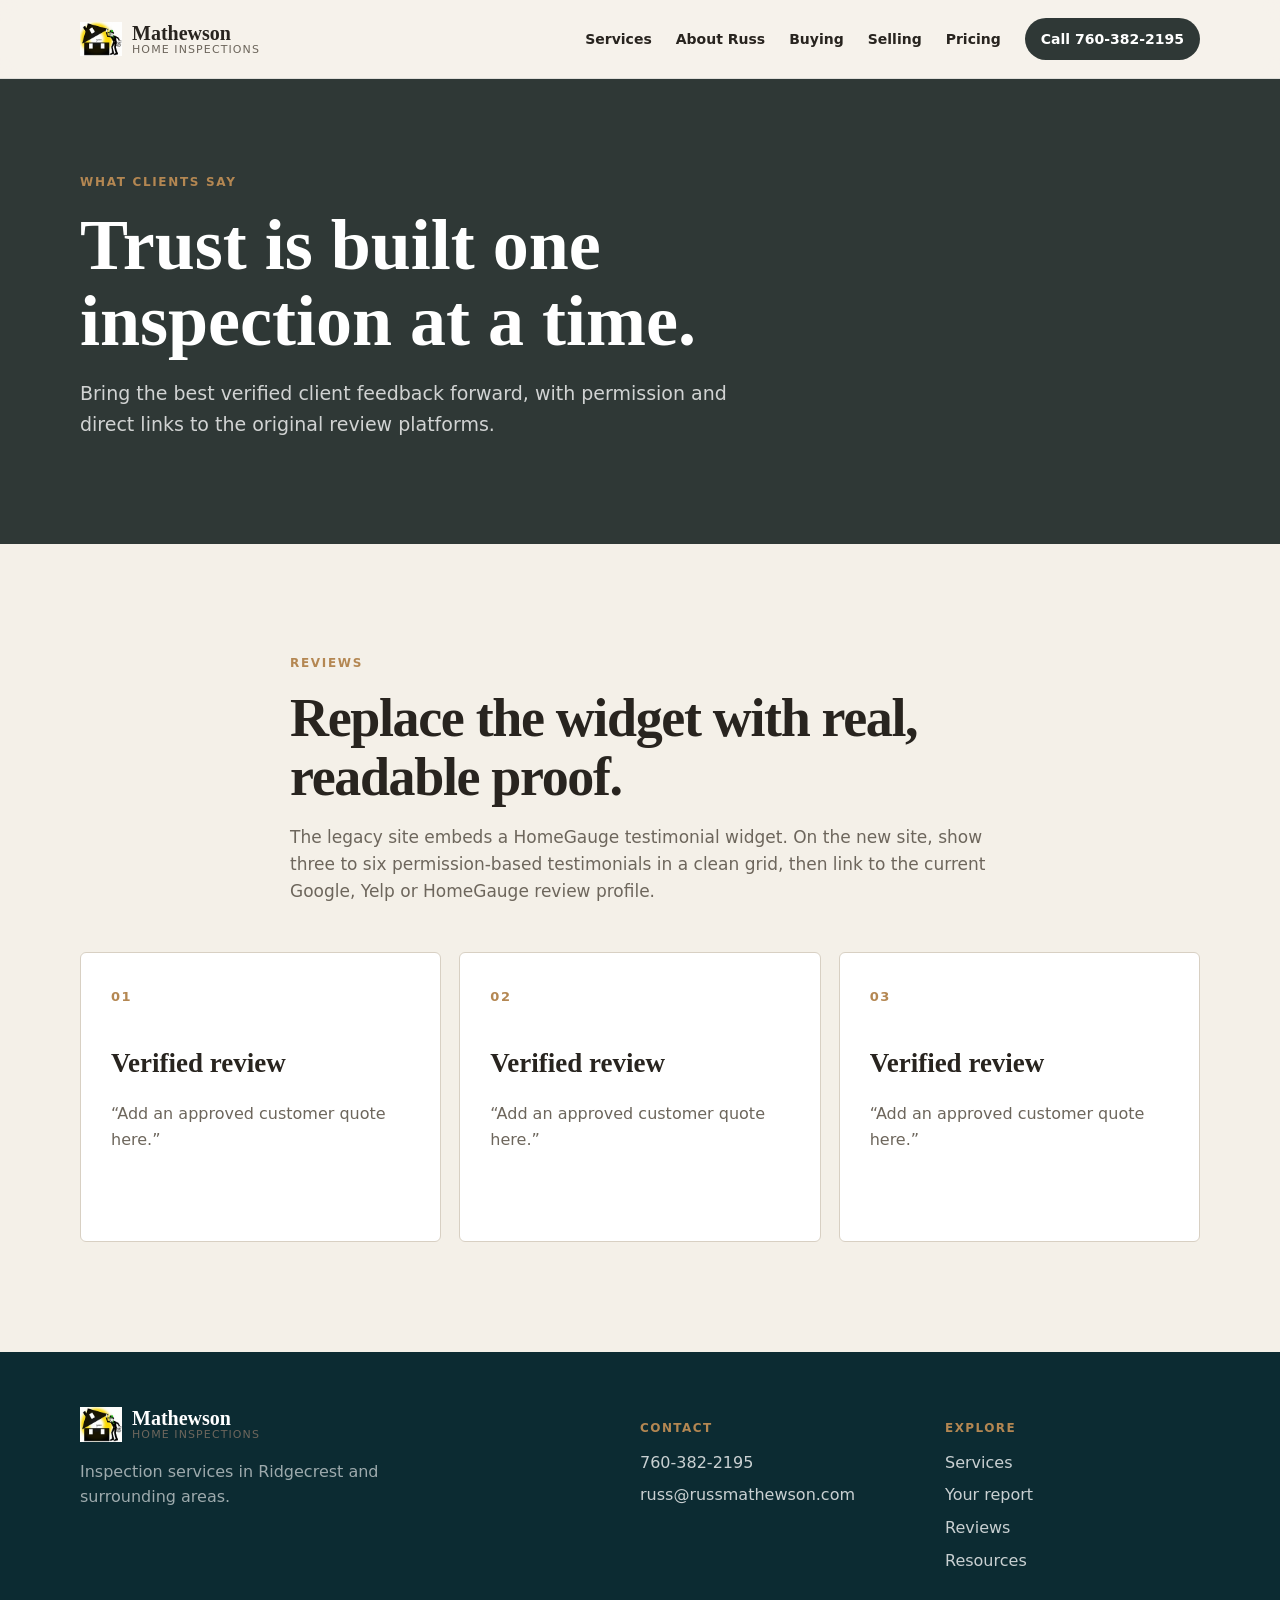
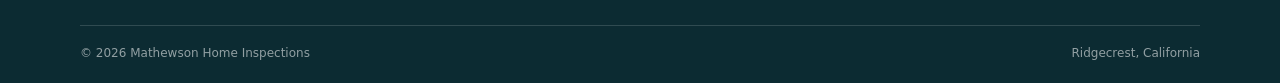
<file: reviews.html>
<!doctype html><html lang="en"><head><meta charset="utf-8"><meta name="viewport" content="width=device-width, initial-scale=1"><title>Client Reviews | Mathewson Home Inspections</title><meta name="description" content="Bring the best verified client feedback forward, with permission and direct links to the original review platforms."><link rel="stylesheet" href="styles.css"></head><body><a class="skip-link" href="#main">Skip to content</a><header class="site-header"><div class="container nav-wrap"><a class="brand" href="index.html"><img src="assets/logo.gif" alt="Mathewson Home Inspections logo"><span><strong>Mathewson</strong><small>Home Inspections</small></span></a><button class="menu-toggle" aria-expanded="false" aria-controls="primary-nav">Menu</button><nav id="primary-nav" class="nav" aria-label="Primary navigation"><a href="services.html">Services</a><a href="about.html">About Russ</a><a href="buying.html">Buying</a><a href="selling.html">Selling</a><a href="pricing.html">Pricing</a><a class="nav-cta" href="contact.html">Call 760-382-2195</a></nav></div></header><main id="main"><section class="page-hero"><div class="container"><p class="eyebrow">What clients say</p><h1>Trust is built one inspection at a time.</h1><p>Bring the best verified client feedback forward, with permission and direct links to the original review platforms.</p></div></section><section class="section"><div class="container section-heading"><p class="eyebrow">Reviews</p><h2>Replace the widget with real, readable proof.</h2><p>The legacy site embeds a HomeGauge testimonial widget. On the new site, show three to six permission-based testimonials in a clean grid, then link to the current Google, Yelp or HomeGauge review profile.</p></div><div class="container service-grid"><article class="service-card"><span class="number">01</span><h3>Verified review</h3><p>“Add an approved customer quote here.”</p></article><article class="service-card"><span class="number">02</span><h3>Verified review</h3><p>“Add an approved customer quote here.”</p></article><article class="service-card"><span class="number">03</span><h3>Verified review</h3><p>“Add an approved customer quote here.”</p></article></div></section></main><footer class="site-footer"><div class="container footer-grid"><div><a class="brand brand-footer" href="index.html"><img src="assets/logo.gif" alt=""><span><strong>Mathewson</strong><small>Home Inspections</small></span></a><p>Inspection services in Ridgecrest and surrounding areas.</p></div><div><p class="footer-label">Contact</p><a href="tel:+17603822195">760-382-2195</a><a href="mailto:russ@russmathewson.com">russ@russmathewson.com</a></div><div><p class="footer-label">Explore</p><a href="services.html">Services</a><a href="reports.html">Your report</a><a href="reviews.html">Reviews</a><a href="resources.html">Resources</a></div></div><div class="container footer-bottom"><span>© <span id="year"></span> Mathewson Home Inspections</span><span>Ridgecrest, California</span></div></footer><script src="script.js"></script></body></html>
</file>
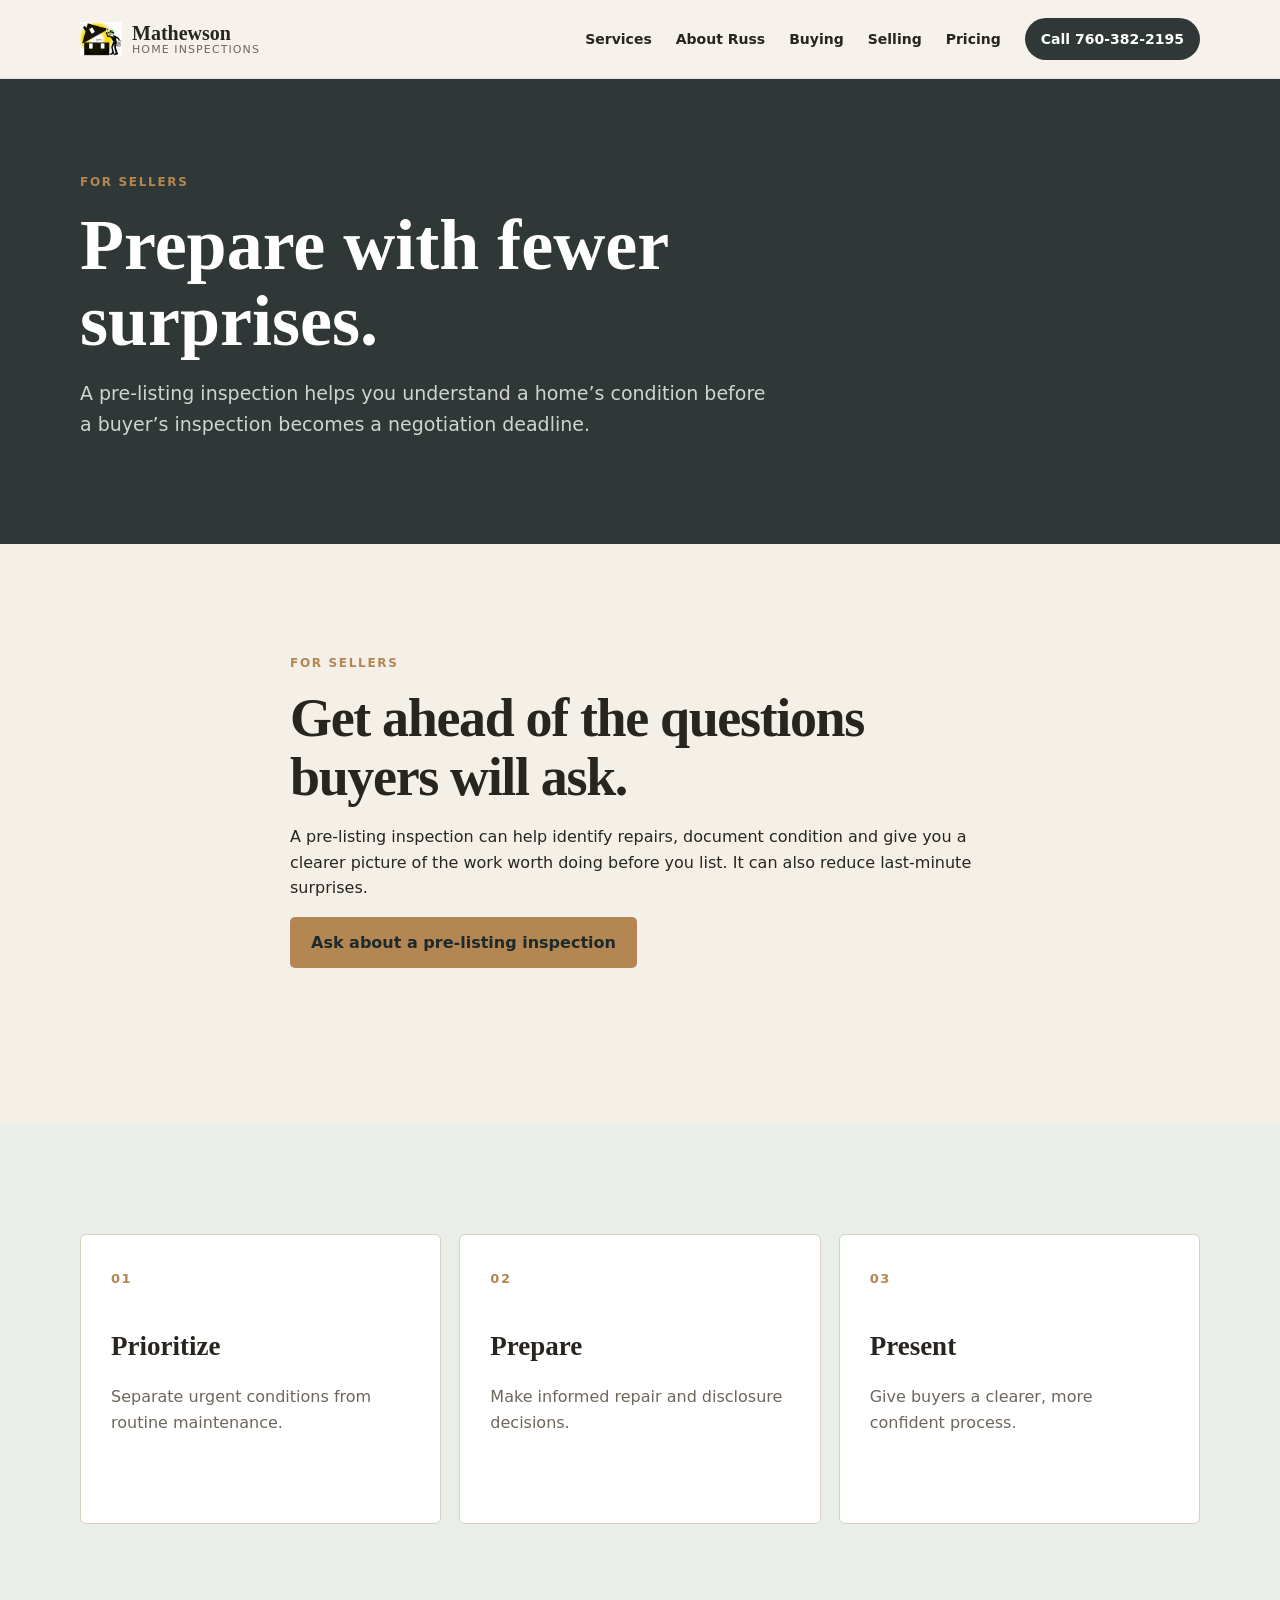
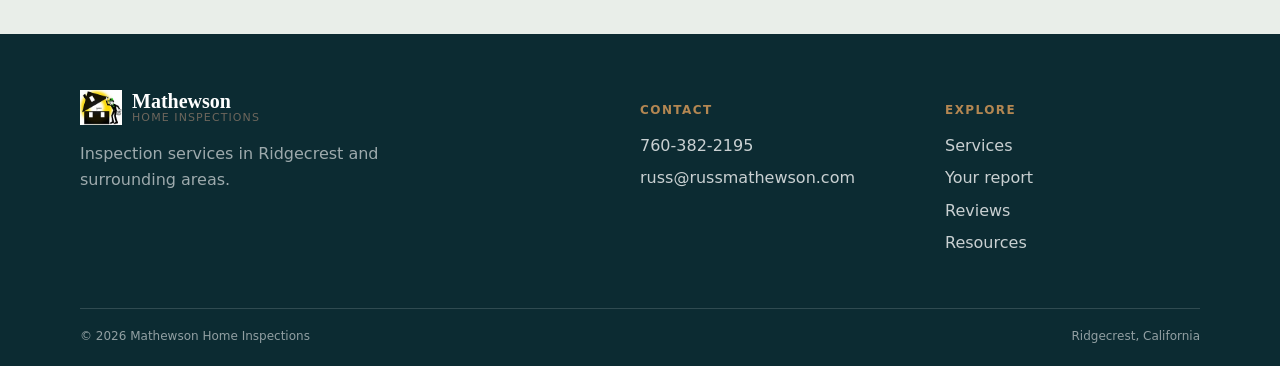
<file: selling.html>
<!doctype html><html lang="en"><head><meta charset="utf-8"><meta name="viewport" content="width=device-width, initial-scale=1"><title>Selling Your Home | Mathewson Home Inspections</title><meta name="description" content="A pre-listing inspection helps you understand a home’s condition before a buyer’s inspection becomes a negotiation deadline."><link rel="stylesheet" href="styles.css"></head><body><a class="skip-link" href="#main">Skip to content</a><header class="site-header"><div class="container nav-wrap"><a class="brand" href="index.html"><img src="assets/logo.gif" alt="Mathewson Home Inspections logo"><span><strong>Mathewson</strong><small>Home Inspections</small></span></a><button class="menu-toggle" aria-expanded="false" aria-controls="primary-nav">Menu</button><nav id="primary-nav" class="nav" aria-label="Primary navigation"><a href="services.html">Services</a><a href="about.html">About Russ</a><a href="buying.html">Buying</a><a href="selling.html">Selling</a><a href="pricing.html">Pricing</a><a class="nav-cta" href="contact.html">Call 760-382-2195</a></nav></div></header><main id="main"><section class="page-hero"><div class="container"><p class="eyebrow">For sellers</p><h1>Prepare with fewer surprises.</h1><p>A pre-listing inspection helps you understand a home’s condition before a buyer’s inspection becomes a negotiation deadline.</p></div></section><section class="section"><div class="container section-heading"><p class="eyebrow">For sellers</p><h2>Get ahead of the questions buyers will ask.</h2><p>A pre-listing inspection can help identify repairs, document condition and give you a clearer picture of the work worth doing before you list. It can also reduce last-minute surprises.</p><a class="button button-primary" href="contact.html">Ask about a pre-listing inspection</a></div></section><section class="section section-tint"><div class="container service-grid"><article class="service-card"><span class="number">01</span><h3>Prioritize</h3><p>Separate urgent conditions from routine maintenance.</p></article><article class="service-card"><span class="number">02</span><h3>Prepare</h3><p>Make informed repair and disclosure decisions.</p></article><article class="service-card"><span class="number">03</span><h3>Present</h3><p>Give buyers a clearer, more confident process.</p></article></div></section></main><footer class="site-footer"><div class="container footer-grid"><div><a class="brand brand-footer" href="index.html"><img src="assets/logo.gif" alt=""><span><strong>Mathewson</strong><small>Home Inspections</small></span></a><p>Inspection services in Ridgecrest and surrounding areas.</p></div><div><p class="footer-label">Contact</p><a href="tel:+17603822195">760-382-2195</a><a href="mailto:russ@russmathewson.com">russ@russmathewson.com</a></div><div><p class="footer-label">Explore</p><a href="services.html">Services</a><a href="reports.html">Your report</a><a href="reviews.html">Reviews</a><a href="resources.html">Resources</a></div></div><div class="container footer-bottom"><span>© <span id="year"></span> Mathewson Home Inspections</span><span>Ridgecrest, California</span></div></footer><script src="script.js"></script></body></html>
</file>
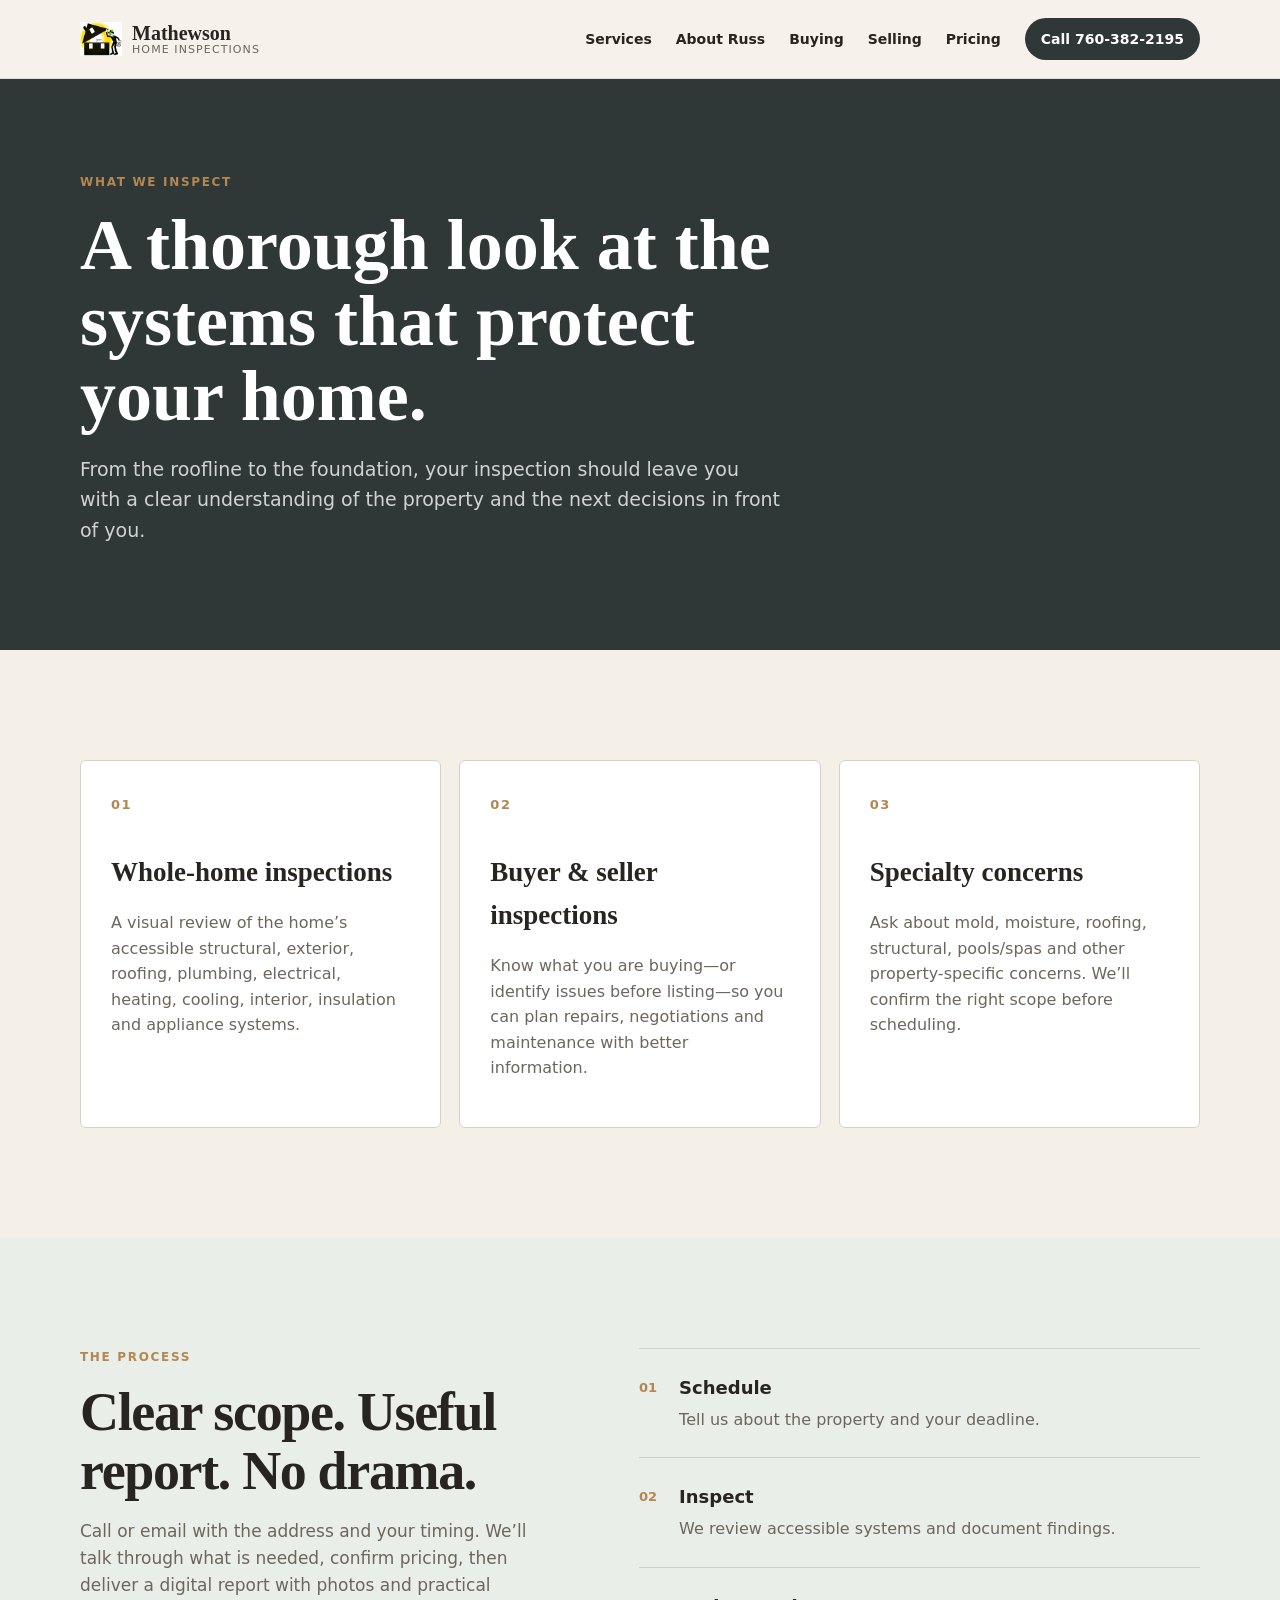
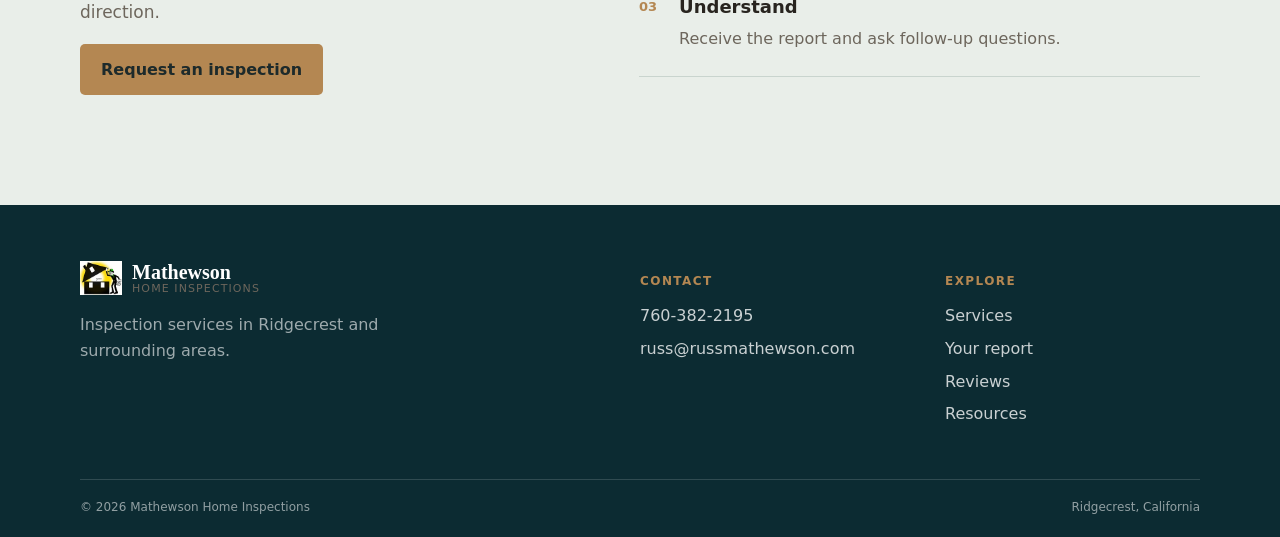
<file: services.html>
<!doctype html><html lang="en"><head><meta charset="utf-8"><meta name="viewport" content="width=device-width, initial-scale=1"><title>Inspection Services | Mathewson Home Inspections</title><meta name="description" content="From the roofline to the foundation, your inspection should leave you with a clear understanding of the property and the next decisions in front of you."><link rel="stylesheet" href="styles.css"></head><body><a class="skip-link" href="#main">Skip to content</a><header class="site-header"><div class="container nav-wrap"><a class="brand" href="index.html"><img src="assets/logo.gif" alt="Mathewson Home Inspections logo"><span><strong>Mathewson</strong><small>Home Inspections</small></span></a><button class="menu-toggle" aria-expanded="false" aria-controls="primary-nav">Menu</button><nav id="primary-nav" class="nav" aria-label="Primary navigation"><a href="services.html">Services</a><a href="about.html">About Russ</a><a href="buying.html">Buying</a><a href="selling.html">Selling</a><a href="pricing.html">Pricing</a><a class="nav-cta" href="contact.html">Call 760-382-2195</a></nav></div></header><main id="main"><section class="page-hero"><div class="container"><p class="eyebrow">What we inspect</p><h1>A thorough look at the systems that protect your home.</h1><p>From the roofline to the foundation, your inspection should leave you with a clear understanding of the property and the next decisions in front of you.</p></div></section><section class="section"><div class="container"><div class="service-grid"><article class="service-card"><span class="number">01</span><h3>Whole-home inspections</h3><p>A visual review of the home’s accessible structural, exterior, roofing, plumbing, electrical, heating, cooling, interior, insulation and appliance systems.</p></article><article class="service-card"><span class="number">02</span><h3>Buyer &amp; seller inspections</h3><p>Know what you are buying—or identify issues before listing—so you can plan repairs, negotiations and maintenance with better information.</p></article><article id="specialty" class="service-card"><span class="number">03</span><h3>Specialty concerns</h3><p>Ask about mold, moisture, roofing, structural, pools/spas and other property-specific concerns. We’ll confirm the right scope before scheduling.</p></article></div></div></section><section id="process" class="section section-tint"><div class="container split"><div><p class="eyebrow">The process</p><h2>Clear scope. Useful report. No drama.</h2><p>Call or email with the address and your timing. We’ll talk through what is needed, confirm pricing, then deliver a digital report with photos and practical direction.</p><a class="button button-primary" href="contact.html">Request an inspection</a></div><ol class="steps"><li><b>01</b><div><h3>Schedule</h3><p>Tell us about the property and your deadline.</p></div></li><li><b>02</b><div><h3>Inspect</h3><p>We review accessible systems and document findings.</p></div></li><li><b>03</b><div><h3>Understand</h3><p>Receive the report and ask follow-up questions.</p></div></li></ol></div></section></main><footer class="site-footer"><div class="container footer-grid"><div><a class="brand brand-footer" href="index.html"><img src="assets/logo.gif" alt=""><span><strong>Mathewson</strong><small>Home Inspections</small></span></a><p>Inspection services in Ridgecrest and surrounding areas.</p></div><div><p class="footer-label">Contact</p><a href="tel:+17603822195">760-382-2195</a><a href="mailto:russ@russmathewson.com">russ@russmathewson.com</a></div><div><p class="footer-label">Explore</p><a href="services.html">Services</a><a href="reports.html">Your report</a><a href="reviews.html">Reviews</a><a href="resources.html">Resources</a></div></div><div class="container footer-bottom"><span>© <span id="year"></span> Mathewson Home Inspections</span><span>Ridgecrest, California</span></div></footer><script src="script.js"></script></body></html>
</file>
<file: styles.css>
:root{--ink:#28241f;--muted:#6d665c;--teal:#2f3836;--teal-2:#59685e;--cream:#f4f0e8;--sand:#ded3c1;--white:#fff;--line:#d8d0c3;--accent:#b48752;--shadow:0 18px 50px rgba(18,59,70,.13)}*{box-sizing:border-box}html{scroll-behavior:smooth}body{margin:0;color:var(--ink);background:var(--cream);font-family:"DM Sans",system-ui,sans-serif;line-height:1.6}a{color:inherit}.container{width:min(1120px,calc(100% - 40px));margin-inline:auto}.skip-link{position:absolute;left:-9999px}.skip-link:focus{left:16px;top:16px;z-index:100;background:#fff;padding:8px 12px}.site-header{position:sticky;top:0;z-index:10;background:rgba(246,242,235,.94);backdrop-filter:blur(12px);border-bottom:1px solid rgba(24,53,58,.1)}.nav-wrap{min-height:78px;display:flex;align-items:center;justify-content:space-between;gap:24px}.brand{display:flex;align-items:center;gap:10px;text-decoration:none}.brand img{width:42px;height:36px;object-fit:contain}.brand strong,.brand small{display:block;line-height:1.1}.brand strong{font-family:Fraunces,serif;font-size:20px}.brand small{font-size:11px;letter-spacing:.1em;text-transform:uppercase;color:var(--muted)}.nav{display:flex;align-items:center;gap:24px;font-size:14px;font-weight:600}.nav a:not(.nav-cta){text-decoration:none}.nav a:not(.nav-cta):hover,.text-link:hover{color:var(--accent)}.nav-cta{background:var(--teal);color:#fff;padding:10px 16px;border-radius:999px;text-decoration:none}.menu-toggle{display:none;border:1px solid var(--line);background:transparent;padding:8px 12px;border-radius:8px;font:inherit}.hero{position:relative;isolation:isolate;overflow:hidden;background:var(--teal);color:#fff}.hero-image{position:absolute;inset:0;background:linear-gradient(90deg,rgba(18,59,70,.97) 0%,rgba(18,59,70,.9) 42%,rgba(18,59,70,.45) 100%),url('assets/header.jpg') center/cover;z-index:-1;opacity:.98}.hero-grid{min-height:650px;display:grid;grid-template-columns:1.15fr .85fr;align-items:center;gap:80px;padding-block:80px}.eyebrow{color:var(--accent);font-size:12px;font-weight:700;letter-spacing:.14em;text-transform:uppercase;margin:0 0 16px}.hero h1,.section h2,.final-cta h2{font-family:Fraunces,serif;line-height:1.08;letter-spacing:-.025em}.hero h1{font-size:clamp(42px,6vw,76px);max-width:720px;margin:0 0 24px}.lede{font-size:19px;line-height:1.65;max-width:620px;color:rgba(255,255,255,.84)}.button-row{display:flex;flex-wrap:wrap;gap:12px;margin-top:30px}.button{display:inline-flex;justify-content:center;align-items:center;min-height:48px;padding:12px 20px;border-radius:5px;font-weight:700;text-decoration:none;border:1px solid transparent}.button-primary{background:var(--accent);color:#1d2a2b}.button-primary:hover{background:#efad61}.button-quiet{border-color:rgba(255,255,255,.45);color:#fff}.button-quiet:hover{background:rgba(255,255,255,.1)}.microcopy{font-size:13px;color:rgba(255,255,255,.65);margin-top:18px}.hero-card{background:rgba(246,242,235,.97);color:var(--ink);padding:34px;border-radius:8px;box-shadow:var(--shadow);max-width:390px;justify-self:end}.card-label{font-size:12px;font-weight:700;letter-spacing:.12em;text-transform:uppercase;color:var(--teal-2);margin:0 0 20px}.check-list{list-style:none;padding:0;margin:0 0 22px}.check-list li{position:relative;padding:10px 0 10px 28px;border-bottom:1px solid var(--line)}.check-list li:before{content:'✓';position:absolute;left:0;color:var(--accent);font-weight:700}.text-link{font-weight:700;text-decoration:none}.trust-strip{background:var(--sand);color:var(--teal)}.trust-items{display:flex;justify-content:space-between;gap:20px;padding:16px 0;font-size:12px;font-weight:700;letter-spacing:.08em;text-transform:uppercase}.section{padding:110px 0}.section-tint{background:#e9eee9}.section-dark{background:var(--teal);color:#fff}.section-heading{max-width:700px;margin-bottom:46px}.section h2,.final-cta h2{font-size:clamp(34px,4.5vw,54px);margin:0 0 18px}.section-heading>p:last-child,.split>div>p:not(.eyebrow),.faq-grid>div>p:not(.eyebrow){color:var(--muted);font-size:17px}.service-grid{display:grid;grid-template-columns:repeat(3,1fr);gap:18px}.service-card{background:#fff;padding:30px;border:1px solid var(--line);border-radius:6px;min-height:290px}.number{color:var(--accent);font-size:13px;font-weight:700;letter-spacing:.12em}.service-card h3{font-family:Fraunces,serif;font-size:27px;margin:34px 0 12px}.service-card p{color:var(--muted)}.service-card a{display:inline-block;margin-top:12px;font-size:14px;font-weight:700;color:var(--teal-2);text-decoration:none}.split{display:grid;grid-template-columns:.9fr 1.1fr;gap:100px;align-items:start}.steps{list-style:none;margin:0;padding:0;border-top:1px solid #c9d4ce}.steps li{display:flex;gap:22px;padding:25px 0;border-bottom:1px solid #c9d4ce}.steps b{font-size:13px;color:var(--accent);padding-top:4px}.steps h3{margin:0 0 4px;font-size:18px}.steps p{margin:0;color:var(--muted)}.about-grid{display:grid;grid-template-columns:1fr 1fr;gap:90px;align-items:center}.about-photo{background:var(--sand);padding:14px;transform:rotate(-2deg)}.about-photo img{display:block;width:100%;height:270px;object-fit:cover}.about-grid p:not(.eyebrow){color:var(--muted);font-size:17px}.faq-grid{display:grid;grid-template-columns:.8fr 1.2fr;gap:100px}.section-dark .faq-grid>div>p:not(.eyebrow){color:rgba(255,255,255,.72)}.button-light{background:#fff;color:var(--teal);margin-top:16px}.faq-list details{border-top:1px solid rgba(255,255,255,.25);padding:20px 0}.faq-list details:last-child{border-bottom:1px solid rgba(255,255,255,.25)}summary{cursor:pointer;font-size:18px;font-weight:700}.faq-list p{color:rgba(255,255,255,.72);max-width:620px}.final-cta{background:var(--accent);padding:55px 0}.final-cta .eyebrow{color:var(--teal)}.final-cta h2{font-size:clamp(30px,4vw,46px);margin:0}.final-cta-inner{display:flex;align-items:center;justify-content:space-between;gap:30px}.button-outline{border-color:var(--teal);color:var(--teal)}.site-footer{background:#0c2b32;color:#fff;padding:55px 0 20px}.footer-grid{display:grid;grid-template-columns:2fr 1fr 1fr;gap:50px;padding-bottom:45px}.brand-footer{color:#fff}.site-footer p{color:rgba(255,255,255,.6);max-width:360px}.site-footer a:not(.brand){display:block;color:rgba(255,255,255,.78);text-decoration:none;margin:7px 0}.footer-label{font-size:12px;text-transform:uppercase;letter-spacing:.12em;font-weight:700;color:var(--accent)!important}.footer-bottom{border-top:1px solid rgba(255,255,255,.15);padding-top:18px;display:flex;justify-content:space-between;color:rgba(255,255,255,.55);font-size:12px}@media(max-width:800px){.menu-toggle{display:block}.nav{display:none;position:absolute;top:78px;left:0;right:0;background:var(--cream);padding:20px;flex-direction:column;align-items:stretch;gap:15px;border-bottom:1px solid var(--line)}.nav.open{display:flex}.nav-cta{text-align:center}.hero-grid,.split,.about-grid,.faq-grid{grid-template-columns:1fr;gap:42px}.hero-grid{padding-block:70px}.hero-card{justify-self:stretch;max-width:none}.service-grid{grid-template-columns:1fr}.trust-items{flex-wrap:wrap}.section{padding:75px 0}.final-cta-inner{display:block}.final-cta .button-row{margin-top:24px}.footer-grid{grid-template-columns:1fr 1fr;gap:30px}.footer-grid>div:first-child{grid-column:1/-1}}@media(max-width:480px){.container{width:min(100% - 28px,1120px)}.hero h1{font-size:43px}.lede{font-size:17px}.trust-items{font-size:10px}.footer-grid{grid-template-columns:1fr}.footer-bottom{display:block}.footer-bottom span{display:block;margin:5px 0}}
.page-hero{background:var(--teal);color:#fff;padding:94px 0 86px}.page-hero h1{font-family:Fraunces,serif;font-size:clamp(42px,6vw,72px);line-height:1.05;max-width:760px;margin:0 0 18px}.page-hero p:last-child{max-width:700px;font-size:19px;color:rgba(255,255,255,.78)}.price-note,.contact-card{background:#fff;border:1px solid var(--line);padding:45px;border-radius:6px;box-shadow:var(--shadow)}.price-note{max-width:760px}.price-note h2,.contact-card h2{font-family:Fraunces,serif;font-size:clamp(34px,4.5vw,52px);line-height:1.1;margin:0 0 18px}.price-note p:not(.eyebrow),.contact-card p:not(.eyebrow){color:var(--muted);font-size:17px}.contact-card{display:flex;justify-content:space-between;align-items:center;gap:40px}@media(max-width:800px){.contact-card{display:block}}
</file>
